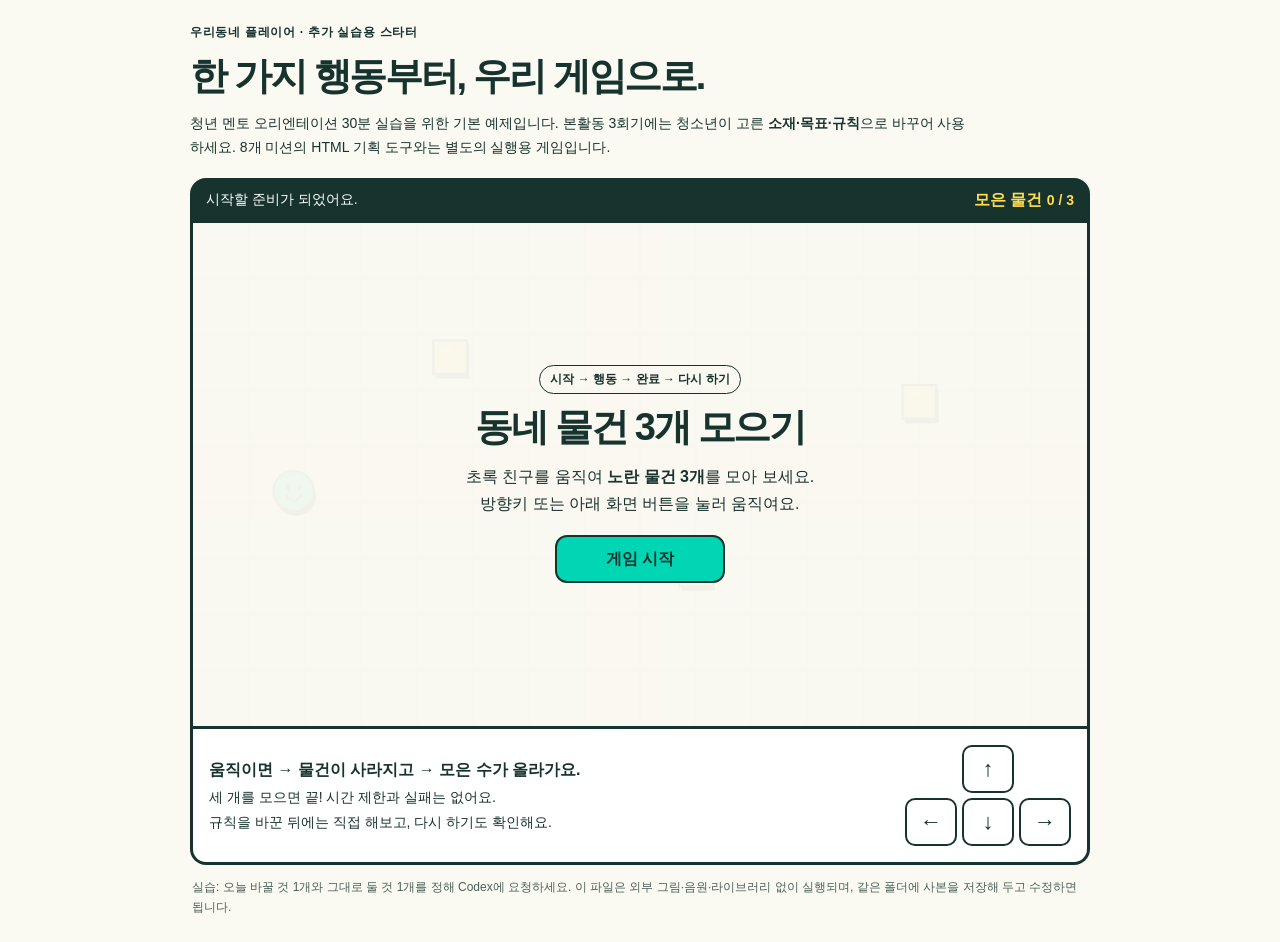
<file: public/starter/index.html>
<!doctype html>
<html lang="ko">
<head>
  <meta charset="utf-8">
  <meta name="viewport" content="width=device-width, initial-scale=1">
  <title>동네 물건 모으기 · 추가 실습용 스타터</title>
  <link rel="icon" type="image/svg+xml" href="../assets/brand-mark.svg?v=20261016-brand1">
  <style>
    :root{color-scheme:light;--ink:#17332d;--mint:#00d6b4;--paper:#faf9f2;--yellow:#ffdc52}
    *{box-sizing:border-box}body{margin:0;background:var(--paper);color:var(--ink);font-family:"Malgun Gothic",Arial,sans-serif}
    button{font:inherit;cursor:pointer;border:2px solid var(--ink);border-radius:12px;background:white;color:var(--ink);font-weight:700;min-height:48px;padding:10px 18px}
    button:hover{background:#dcfff4}button:focus-visible,canvas:focus-visible{outline:4px solid #286df0;outline-offset:4px}
    .page{width:min(900px,calc(100% - 32px));margin:24px auto}.eyebrow{font-size:12px;letter-spacing:.06em;font-weight:800}
    h1{font-size:clamp(24px,4.6vw,38px);letter-spacing:-.06em;margin:10px 0}.intro{font-size:14px;line-height:1.7;margin:0 0 18px;max-width:780px}
    .status{display:flex;align-items:center;justify-content:space-between;gap:14px;padding:12px 16px;background:var(--ink);color:white;border-radius:16px 16px 0 0}
    .status strong{color:var(--yellow)}.status span{font-size:14px}.arena{position:relative;border:3px solid var(--ink);border-top:0;background:#e4f6dc;overflow:hidden;aspect-ratio:16/9}
    canvas{display:block;width:100%;height:100%;touch-action:none}.screen{position:absolute;inset:0;display:flex;flex-direction:column;justify-content:center;align-items:center;text-align:center;padding:20px;background:rgba(250,249,242,.96)}
    [hidden]{display:none!important}.screen h2{margin:8px 0 10px;font-size:clamp(24px,4vw,38px);letter-spacing:-.06em}.screen p{font-size:clamp(13px,2.1vw,16px);line-height:1.7;margin:0 0 18px}.screen .primary{background:var(--mint);min-width:170px}
    .screen .primary:hover{background:#5ee7c9}.screen .tag{font-size:12px;font-weight:800;border:1px solid currentColor;border-radius:99px;padding:5px 10px}.actions{display:flex;gap:10px;flex-wrap:wrap;justify-content:center}
    .below{display:flex;justify-content:space-between;align-items:center;gap:20px;background:white;padding:16px;border:3px solid var(--ink);border-top:0;border-radius:0 0 16px 16px}.guide{font-size:14px;line-height:1.8}.guide strong{display:block;font-size:16px}
    .pad{display:grid;grid-template-columns:repeat(3,52px);grid-template-rows:repeat(2,48px);gap:5px;flex-shrink:0}.pad button{padding:0;touch-action:none;user-select:none;-webkit-user-select:none;font-size:22px;border-radius:10px}.pad button:active,.pad button.pressed{background:var(--mint)}
    .pad button[data-direction="up"]{grid-column:2}.pad button[data-direction="left"]{grid-column:1;grid-row:2}.pad button[data-direction="down"]{grid-column:2;grid-row:2}.pad button[data-direction="right"]{grid-column:3;grid-row:2}
    .note{font-size:12px;line-height:1.7;margin:12px 2px;color:#496259}.playing-note{font-size:13px;margin:0 0 10px}.result-mark{font-size:32px;font-weight:bold;color:#09856a}
    @media(max-width:560px){.page{margin:16px auto;width:calc(100% - 20px)}.intro{font-size:12px}.below{align-items:flex-start;padding:12px;gap:8px}.guide{font-size:12px}.guide strong{font-size:14px}.pad{grid-template-columns:repeat(3,44px);grid-template-rows:repeat(2,44px)}.pad button{min-height:44px}.screen{padding:12px}.screen p{margin-bottom:12px}.screen .tag{display:none}.screen h2{margin:0 0 7px}.screen button{min-height:44px;padding:8px 14px}.status{padding:10px}.status span{font-size:12px}}
  </style>
</head>
<body>
  <main class="page">
    <div class="eyebrow">우리동네 플레이어 · 추가 실습용 스타터</div>
    <h1>한 가지 행동부터, 우리 게임으로.</h1>
    <p class="intro">청년 멘토 오리엔테이션 30분 실습을 위한 기본 예제입니다. 본활동 3회기에는 청소년이 고른 <strong>소재·목표·규칙</strong>으로 바꾸어 사용하세요. 8개 미션의 HTML 기획 도구와는 별도의 실행용 게임입니다.</p>
    <div class="status"><span id="statusText" aria-live="polite">시작할 준비가 되었어요.</span><strong>모은 물건 <span id="itemCount">0 / 3</span></strong></div>
    <div class="arena" id="arena" data-state="intro">
      <canvas id="gameCanvas" width="800" height="450" tabindex="0" aria-label="방향키 또는 화면 버튼으로 주인공을 움직여 노란 물건을 모으는 게임">이 브라우저는 캔버스를 지원하지 않습니다.</canvas>
      <section class="screen" id="startScreen" aria-labelledby="startTitle">
        <span class="tag">시작 → 행동 → 완료 → 다시 하기</span>
        <h2 id="startTitle">동네 물건 3개 모으기</h2>
        <p>초록 친구를 움직여 <strong>노란 물건 3개</strong>를 모아 보세요.<br>방향키 또는 아래 화면 버튼을 눌러 움직여요.</p>
        <button class="primary" id="startButton">게임 시작</button>
      </section>
      <section class="screen" id="resultScreen" aria-labelledby="resultTitle" hidden>
        <div class="result-mark" aria-hidden="true">✓</div>
        <h2 id="resultTitle">모두 모았어요!</h2>
        <p id="resultText">동네 물건 3개를 찾았어요.</p>
        <div class="actions"><button class="primary" id="retryButton">다시 하기</button><button id="homeButton">처음 화면</button></div>
      </section>
    </div>
    <div class="below">
      <div class="guide"><strong>움직이면 → 물건이 사라지고 → 모은 수가 올라가요.</strong>세 개를 모으면 끝! 시간 제한과 실패는 없어요.<br>규칙을 바꾼 뒤에는 직접 해보고, 다시 하기도 확인해요.</div>
      <div class="pad" id="directionPad" role="group" aria-label="화면 방향 버튼">
        <button type="button" data-direction="up" aria-label="위로 이동">↑</button>
        <button type="button" data-direction="left" aria-label="왼쪽으로 이동">←</button>
        <button type="button" data-direction="down" aria-label="아래로 이동">↓</button>
        <button type="button" data-direction="right" aria-label="오른쪽으로 이동">→</button>
      </div>
    </div>
    <p class="note">실습: 오늘 바꿀 것 1개와 그대로 둘 것 1개를 정해 Codex에 요청하세요. 이 파일은 외부 그림·음원·라이브러리 없이 실행되며, 같은 폴더에 사본을 저장해 두고 수정하면 됩니다.</p>
  </main>
  <script>
    'use strict';
    // ── 멘토 실습 수정 지점 ──
    // ① 속도 한 개를 바꿔 비교: 190 → 140 또는 240.
    // ② 청소년이 고른 소재로 물건 이름·색·시작 안내를 바꾸기.
    // ③ 목표 개수는 아래 ITEM_POSITIONS의 개수와 함께 바꾸기.
    // 핵심 규칙: 물건에 닿으면 한 번만 얻고, 모두 모으면 완료.
    const PLAYER_SPEED = 190;
    const ITEM_NAME = '동네 물건';
    const ITEM_COLOR = '#ffdc52';
    const ITEM_POSITIONS = [{ x: 230, y: 120 }, { x: 450, y: 310 }, { x: 650, y: 160 }];
    const START_POSITION = { x: 90, y: 240 };
    const PLAYER_RADIUS = 18;
    const ITEM_RADIUS = 15;

    const canvas = document.getElementById('gameCanvas');
    const ctx = canvas.getContext('2d');
    const arena = document.getElementById('arena');
    const startScreen = document.getElementById('startScreen');
    const resultScreen = document.getElementById('resultScreen');
    const countText = document.getElementById('itemCount');
    const statusText = document.getElementById('statusText');
    const directionPad = document.getElementById('directionPad');
    const directions = { ArrowUp: 'up', ArrowDown: 'down', ArrowLeft: 'left', ArrowRight: 'right' };
    const heldKeys = new Set();
    const heldPointers = new Map();
    let gameState = 'intro';
    let player = { ...START_POSITION };
    let items = [];
    let collected = 0;
    let previousTime = null;

    function clearInputs() {
      heldKeys.clear();
      heldPointers.clear();
      directionPad.querySelectorAll('button').forEach(button => button.classList.remove('pressed'));
    }
    function setState(next) {
      clearInputs();
      gameState = next;
      arena.dataset.state = next;
      startScreen.hidden = next !== 'intro';
      resultScreen.hidden = next !== 'result';
      statusText.textContent = next === 'playing' ? '노란 물건을 찾아 움직여요.' : next === 'result' ? '한 판을 끝냈어요!' : '시작할 준비가 되었어요.';
    }
    function resetGame() {
      player = { ...START_POSITION };
      items = ITEM_POSITIONS.map(position => ({ ...position, collected: false }));
      collected = 0;
      countText.textContent = `0 / ${items.length}`;
      previousTime = null;
    }
    function startGame() {
      resetGame();
      setState('playing');
      canvas.focus({ preventScroll: true });
    }
    function endGame() {
      setState('result');
      document.getElementById('resultText').textContent = `${ITEM_NAME} ${items.length}개를 찾았어요.`;
      document.getElementById('retryButton').focus({ preventScroll: true });
    }
    function inputActive(direction) {
      return heldKeys.has(direction) || [...heldPointers.values()].includes(direction);
    }
    function update(delta) {
      if (gameState !== 'playing') return;
      let x = Number(inputActive('right')) - Number(inputActive('left'));
      let y = Number(inputActive('down')) - Number(inputActive('up'));
      const length = Math.hypot(x, y);
      if (length > 0) { x /= length; y /= length; }
      player.x = Math.max(PLAYER_RADIUS, Math.min(canvas.width - PLAYER_RADIUS, player.x + x * PLAYER_SPEED * delta));
      player.y = Math.max(PLAYER_RADIUS, Math.min(canvas.height - PLAYER_RADIUS, player.y + y * PLAYER_SPEED * delta));
      for (const item of items) {
        if (!item.collected && Math.hypot(player.x - item.x, player.y - item.y) < PLAYER_RADIUS + ITEM_RADIUS) {
          item.collected = true;
          collected += 1;
          countText.textContent = `${collected} / ${items.length}`;
        }
      }
      if (items.length > 0 && collected === items.length) endGame();
    }
    function draw() {
      ctx.clearRect(0, 0, canvas.width, canvas.height);
      ctx.fillStyle = '#e4f6dc'; ctx.fillRect(0, 0, canvas.width, canvas.height);
      ctx.fillStyle = '#f5efd9'; ctx.fillRect(0, 190, canvas.width, 75); ctx.fillRect(350, 0, 70, canvas.height);
      ctx.strokeStyle = '#ccdec7'; ctx.lineWidth = 1;
      for (let x = 0; x <= 800; x += 50) { ctx.beginPath(); ctx.moveTo(x, 0); ctx.lineTo(x, 450); ctx.stroke(); }
      for (let y = 0; y <= 450; y += 50) { ctx.beginPath(); ctx.moveTo(0, y); ctx.lineTo(800, y); ctx.stroke(); }
      // 그림 대신 기본 도형을 사용합니다. 주인공·물건을 구별할 수 있게 색과 모양을 유지하세요.
      for (const item of items) {
        if (item.collected) continue;
        ctx.fillStyle = '#17332d'; ctx.fillRect(item.x - 13, item.y - 11, 30, 30);
        ctx.fillStyle = ITEM_COLOR; ctx.fillRect(item.x - 15, item.y - 15, 30, 30);
        ctx.strokeStyle = '#17332d'; ctx.lineWidth = 2; ctx.strokeRect(item.x - 15, item.y - 15, 30, 30);
        ctx.fillStyle = 'rgba(255,255,255,.75)'; ctx.fillRect(item.x - 9, item.y - 9, 10, 5);
      }
      ctx.fillStyle = '#17332d'; ctx.beginPath(); ctx.arc(player.x + 2, player.y + 4, PLAYER_RADIUS, 0, Math.PI * 2); ctx.fill();
      ctx.fillStyle = '#00d6b4'; ctx.beginPath(); ctx.arc(player.x, player.y, PLAYER_RADIUS, 0, Math.PI * 2); ctx.fill();
      ctx.strokeStyle = '#17332d'; ctx.lineWidth = 2; ctx.stroke();
      ctx.fillStyle = '#17332d'; ctx.beginPath(); ctx.arc(player.x - 5, player.y - 3, 2, 0, Math.PI * 2); ctx.arc(player.x + 5, player.y - 3, 2, 0, Math.PI * 2); ctx.fill();
      ctx.beginPath(); ctx.arc(player.x, player.y + 1, 7, 0.2, Math.PI - 0.2); ctx.stroke();
    }
    function frame(time) {
      const delta = previousTime === null ? 0 : Math.min((time - previousTime) / 1000, 0.05);
      previousTime = time;
      update(delta); draw();
      requestAnimationFrame(frame); // 게임 시작을 여러 번 눌러도 이 루프는 한 번만 실행됩니다.
    }
    document.getElementById('startButton').addEventListener('click', startGame);
    document.getElementById('retryButton').addEventListener('click', startGame);
    document.getElementById('homeButton').addEventListener('click', () => {
      resetGame(); setState('intro'); document.getElementById('startButton').focus({ preventScroll: true });
    });
    window.addEventListener('keydown', event => {
      const direction = directions[event.key];
      const gameHasFocus = document.activeElement === canvas || directionPad.contains(document.activeElement);
      if (gameState === 'playing' && direction && gameHasFocus) { event.preventDefault(); heldKeys.add(direction); }
    });
    window.addEventListener('keyup', event => { const direction = directions[event.key]; if (direction) heldKeys.delete(direction); });
    directionPad.querySelectorAll('button').forEach(button => {
      button.addEventListener('pointerdown', event => {
        if (gameState !== 'playing') return;
        event.preventDefault(); button.setPointerCapture(event.pointerId);
        heldPointers.set(event.pointerId, button.dataset.direction); button.classList.add('pressed'); canvas.focus({ preventScroll: true });
      });
      const release = event => { heldPointers.delete(event.pointerId); if (![...heldPointers.values()].includes(button.dataset.direction)) button.classList.remove('pressed'); };
      button.addEventListener('pointerup', release); button.addEventListener('pointercancel', release); button.addEventListener('lostpointercapture', release);
    });
    canvas.addEventListener('pointerdown', () => { if (gameState === 'playing') canvas.focus({ preventScroll: true }); });
    window.addEventListener('blur', clearInputs);
    document.addEventListener('visibilitychange', () => { clearInputs(); previousTime = null; });
    resetGame(); draw(); requestAnimationFrame(frame);
  </script>
</body>
</html>
</file>
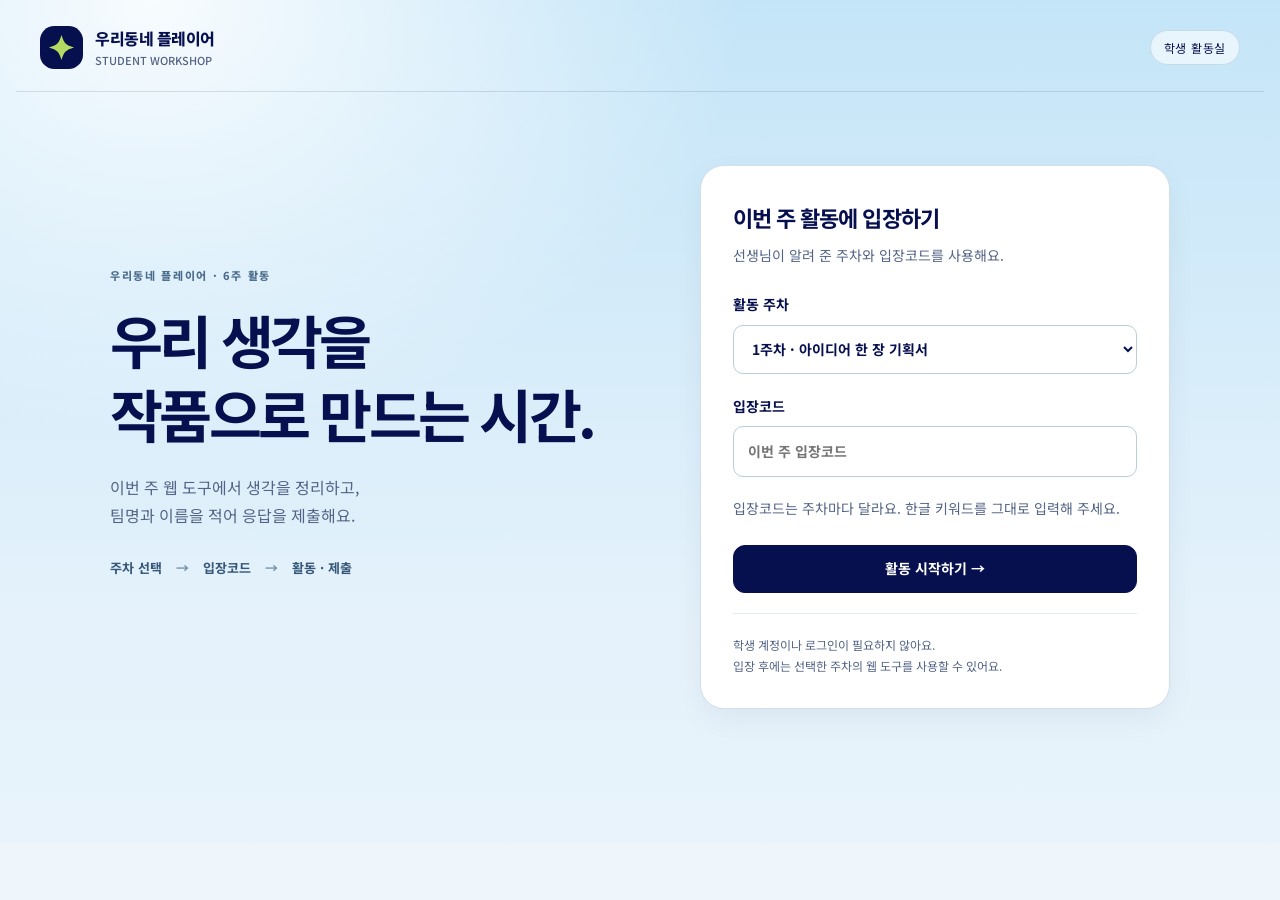
<file: public/student.html>
<!doctype html>
<html lang="ko">
<head>
  <meta charset="UTF-8">
  <meta name="viewport" content="width=device-width,initial-scale=1">
  <meta name="theme-color" content="#07104f">
  <meta name="robots" content="noindex,nofollow">
  <meta name="description" content="우리동네 플레이어 참여 학생을 위한 주차별 웹 도구와 응답 제출 페이지">
  <title>우리동네 플레이어 · 학생 활동실</title>
  <link rel="icon" type="image/svg+xml" href="./assets/brand-mark.svg?v=20261016-brand1">
  <link rel="stylesheet" href="./styles.css?v=20261016-week2-title1">
  <link rel="stylesheet" href="./student.css?v=20261016-student1">
  <script defer src="./portal-config.js?v=20261016-student1"></script>
  <script defer src="./student.js?v=20261016-ime1"></script>
</head>
<body class="student-page">
  <a href="#main" class="skip">본문으로 바로 가기</a>
  <header class="student-header">
    <div class="brand"><img class="brand-mark" src="./assets/brand-mark.svg" width="43" height="43" alt="" aria-hidden="true"><span>우리동네 플레이어<small>STUDENT WORKSHOP</small></span></div>
    <span class="student-header-label">학생 활동실</span>
  </header>
  <main id="main" tabindex="-1"><p class="student-loading" role="status">활동실을 준비하고 있어요…</p></main>
  <div id="toast" class="toast" role="status" aria-live="polite" hidden></div>
  <noscript><p class="student-noscript">활동 도구를 사용하려면 브라우저의 JavaScript를 켜 주세요.</p></noscript>
</body>
</html>
</file>
<file: public/styles.css>
@import url('https://fonts.googleapis.com/css2?family=Noto+Sans+KR:wght@400;500;600;700;800;900&display=swap');

/* Brand and shared components */
:root{
  --cream:#eff6fb;
  --paper:#fff;
  --ink:#07104f;
  --muted:#536486;
  --line:#d2dfeb;
  --yellow:#b5da61;
  --mint:#e7f2dc;
  --orange:#438757;
  --radius:24px;
  --navy:#07104f;
  --sky:#c4e5f8;
  --lime:#b5da61;
  --grass:#75af65;
  --shadow:0 10px 28px rgba(7,16,79,.055);
}
*{
  box-sizing:border-box;
}
html{
  scroll-behavior:smooth;
  scroll-padding-top:30px;
}
body{
  margin:0;
  background:var(--cream);
  color:var(--navy);
  font-family:'Noto Sans KR','Malgun Gothic',sans-serif;
  font-size:16px;
  line-height:1.75;
  background-color:var(--cream);
  background-image:radial-gradient(ellipse at 12% 0,rgba(255,255,255,.88),transparent 37%),linear-gradient(180deg,var(--sky) 0,#e5f2fb 620px,#f1f7fa 1500px);
  background-repeat:no-repeat;
}
button,input,textarea,select{
  font:inherit;
}
button,a,input,textarea,select{
  -webkit-tap-highlight-color:transparent;
}
button,a{
  touch-action:manipulation;
}
button{
  cursor:pointer;
}
a{
  color:inherit;
  text-underline-offset:4px;
}
button:focus-visible,a:focus-visible,input:focus-visible,textarea:focus-visible,select:focus-visible,summary:focus-visible{
  outline:3px solid #126b75;
  outline-offset:4px;
}
button:disabled{
  cursor:default;
  opacity:.5;
}
.skip{
  position:fixed;
  top:-100px;
  left:10px;
  z-index:10;
  background:var(--ink);
  color:white;
  padding:12px;
}
.skip:focus{
  top:10px;
}
.header{
  max-width:1248px;
  margin:18px auto 0;
  display:flex;
  align-items:center;
  justify-content:space-between;
  gap:22px;
  padding:18px 24px;
  border-bottom:1px solid var(--line);
  background:rgba(255,255,255,.95);
  border:1px solid rgba(255,255,255,.9);
  border-radius:24px;
  box-shadow:0 5px 20px rgba(7,16,79,.035);
}
.brand{
  display:flex;
  align-items:center;
  gap:11px;
  text-decoration:none;
  font-size:16px;
  font-weight:800;
  line-height:1.5;
  letter-spacing:-.5px;
  flex-shrink:0;
}
.brand small{
  display:block;
  font-size:11px;
  font-weight:500;
  color:var(--muted);
  margin-top:2px;
  letter-spacing:0;
}
.brand-mark{
  width:43px;
  height:43px;
  flex:0 0 auto;
  display:block;
  object-fit:contain;
}
.header nav{
  display:flex;
  gap:5px;
  font-size:15px;
  font-weight:700;
  align-items:center;
}
.header nav a{
  text-decoration:none;
  position:relative;
  padding:9px 13px;
  border-radius:99px;
  white-space:nowrap;
  transition:background .16s,color .16s;
}
.header nav a.active:after{
  content:none;
  position:absolute;
  height:4px;
  background:var(--yellow);
  left:0;
  right:0;
  bottom:-12px;
  border-radius:5px;
  display:none;
}
.sample-tag,.pill{
  display:inline-flex;
  align-items:center;
  background:var(--lime);
  font-size:11px;
  font-weight:800;
  padding:5px 11px;
  border-radius:99px;
  white-space:nowrap;
  color:var(--navy);
}
main{
  max-width:1248px;
  padding:0 24px 74px;
  margin:auto;
  min-height:70vh;
}
.eyebrow{
  font-size:11px;
  font-weight:800;
  letter-spacing:1.65px;
  color:#4c6d8c;
  margin:0 0 18px;
}
.hero{
  padding:53px 0 44px;
  display:grid;
  grid-template-columns:minmax(0,1.15fr) minmax(0,.85fr);
  gap:55px;
  align-items:center;
}
.hero h1{
  font-size:clamp(36px,4vw,52px);
  line-height:1.32;
  letter-spacing:-2.6px;
  margin:0 0 25px;
  font-weight:900;
}
.hero h1 em{
  font-style:normal;
  position:relative;
  box-shadow:inset 0 -17px var(--lime);
}
.hero .intro{
  font-size:16px;
  line-height:1.95;
  color:var(--muted);
  max-width:560px;
}
.actions{
  display:flex;
  align-items:center;
  gap:12px;
  flex-wrap:wrap;
  margin-top:25px;
}
.button{
  display:inline-flex;
  align-items:center;
  justify-content:center;
  gap:16px;
  text-decoration:none;
  padding:12px 20px;
  min-height:48px;
  border:1px solid var(--ink);
  border-radius:12px;
  font-weight:700;
  background:var(--navy);
  color:white;
  font-size:14px;
  line-height:1.5;
  border-color:var(--navy);
  transition:background .16s,transform .16s,border-color .16s;
}
.button.secondary{
  background:white;
  color:var(--navy);
  border-color:#b6c8db;
}
.button.yellow{
  color:var(--navy);
  background:var(--lime);
  border-color:var(--lime);
}
.button.small{
  min-height:38px;
  padding:8px 14px;
  font-size:12px;
}
.button.danger{
  background:#a13434;
  border-color:#a13434;
}
.journey-art{
  position:relative;
  min-height:332px;
  background:#d5ebf8;
  border-radius:30px;
  padding:27px;
  display:flex;
  flex-direction:column;
  justify-content:space-between;
  overflow:hidden;
  isolation:isolate;
  border:1px solid #b9d8ed;
}
.journey-art:before{
  content:'';
  position:absolute;
  width:280px;
  height:100px;
  border:0;
  border-radius:0;
  right:-50px;
  bottom:auto;
  z-index:-1;
  top:20px;
  background:radial-gradient(ellipse at 35% 65%,white 0 34%,transparent 35%),radial-gradient(ellipse at 65% 60%,white 0 39%,transparent 40%);
  opacity:.64;
}
.art-head{
  font-size:12px;
  font-weight:800;
  letter-spacing:.4px;
}
.art-path{
  display:grid;
  grid-template-columns:repeat(3,minmax(0,1fr));
  gap:12px;
  position:relative;
  padding:22px 0;
}
.art-node{
  background:white;
  border:1px solid rgba(23,36,60,.15);
  border-radius:17px;
  padding:14px 7px;
  text-align:center;
  box-shadow:0 5px 0 rgba(7,16,79,.07);
  transform:none;
  border-color:rgba(7,16,79,.10);
}
.art-node:nth-child(even){
  transform:none;
  background:var(--lime);
}
.art-node b{
  display:block;
  font-size:28px;
  line-height:1.3;
  font-weight:900;
  letter-spacing:-1px;
}
.art-node span{
  font-size:11px;
  font-weight:700;
  white-space:nowrap;
}
.art-foot{
  display:flex;
  justify-content:space-between;
  font-size:11px;
  position:relative;
  font-weight:700;
  gap:15px;
}
.callout{
  padding:21px 24px;
  background:#e3f0fc;
  border-left:5px solid var(--grass);
  border-radius:18px;
  font-size:14px;
  line-height:1.85;
  border:1px solid #c1d9ec;
}
.callout strong{
  font-weight:800;
}
.callout.navy{
  background:var(--navy);
  color:white;
  border:0;
  border-radius:var(--radius);
  padding:27px 29px;
}
.callout p{
  margin:6px 0 0;
}
.section{
  margin-top:48px;
}
.section-heading{
  display:flex;
  align-items:flex-end;
  justify-content:space-between;
  gap:24px;
  margin-bottom:22px;
}
.section-heading h2{
  font-size:29px;
  letter-spacing:-1.2px;
  margin:0;
  font-weight:800;
  line-height:1.45;
}
.section-heading p{
  color:var(--muted);
  font-size:13px;
  margin:0;
}
.week-grid{
  display:grid;
  grid-template-columns:repeat(3,minmax(0,1fr));
  gap:18px;
}
.week-card{
  display:flex;
  flex-direction:column;
  min-height:221px;
  text-decoration:none;
  border:1px solid var(--line);
  background:white;
  border-radius:23px;
  padding:24px;
  transition:transform .18s,box-shadow .18s,border-color .18s;
  position:relative;
  min-width:0;
  border-color:#cbdce9;
  box-shadow:0 5px 0 rgba(173,207,228,.20);
}
.week-card:hover{
  transform:translateY(-4px);
  border-color:#809bc0;
  box-shadow:0 9px 24px rgba(7,16,79,.08);
}
.week-card .number{
  font-size:10px;
  font-weight:800;
  color:#4f6587;
  display:flex;
  justify-content:space-between;
  align-items:center;
  gap:13px;
  letter-spacing:1px;
}
.week-card h3{
  font-size:21px;
  line-height:1.5;
  margin:12px 0 8px;
  letter-spacing:-.7px;
}
.week-card p{
  font-size:13px;
  color:var(--muted);
  margin:0 0 16px;
  line-height:1.8;
}
.week-card .deliverable{
  font-size:11px;
  margin-top:auto;
  border-top:1px solid var(--line);
  padding-top:12px;
  font-weight:600;
  line-height:1.8;
  border-color:#e1eaf1;
  color:#485e7d;
}
.principles{
  display:grid;
  grid-template-columns:repeat(3,minmax(0,1fr));
  gap:20px;
}
.principle b{
  display:block;
  font-size:17px;
  margin-bottom:8px;
  letter-spacing:-.5px;
}
.principle p{
  font-size:13px;
  color:var(--muted);
  margin:0;
  line-height:1.85;
}
.page-head{
  padding:33px 0 27px;
}
.page-head h1{
  font-size:36px;
  line-height:1.4;
  letter-spacing:-1.5px;
  margin:0 0 12px;
}
.page-head p{
  margin:0;
  color:var(--muted);
  font-size:15px;
}
.week-tabs{
  display:grid;
  grid-template-columns:repeat(6,minmax(0,1fr));
  border:1px solid #c5dbe9;
  border-radius:18px;
  overflow:hidden;
  margin:25px 0 29px;
  background:rgba(255,255,255,.65);
  margin-top:30px;
  gap:5px;
  padding:5px;
}
.week-tabs a{
  padding:12px 5px;
  text-align:center;
  text-decoration:none;
  font-size:11px;
  line-height:1.5;
  border-right:1px solid var(--line);
  border:0;
  border-radius:13px;
  color:#4c6381;
}
.week-tabs a:last-child{
  border-right:0;
}
.week-tabs a b{
  display:block;
  font-size:14px;
  margin-bottom:2px;
  font-weight:800;
  color:var(--navy);
}
.week-tabs a[aria-current]{
  background:var(--navy);
  color:var(--sky);
}
.week-title{
  display:grid;
  grid-template-columns:minmax(0,1fr) auto;
  gap:24px;
  align-items:start;
  margin:28px 0 24px;
}
.week-title h2{
  font-size:30px;
  line-height:1.4;
  letter-spacing:-1px;
  margin:0 0 12px;
}
.week-title p{
  margin:0;
  color:var(--muted);
  max-width:820px;
  font-size:15px;
  line-height:1.85;
}
.duration{
  border:1px solid var(--ink);
  padding:13px 17px;
  border-radius:19px;
  text-align:center;
  font-size:11px;
  min-width:118px;
  background:var(--lime);
  border-color:#a1c753;
  color:var(--navy);
}
.duration strong{
  display:block;
  font-size:29px;
  line-height:1.2;
  font-weight:900;
  letter-spacing:-1px;
  margin-bottom:4px;
}
.two-columns{
  display:grid;
  grid-template-columns:minmax(0,1.12fr) minmax(0,.88fr);
  gap:22px;
  margin-top:25px;
}
.panel{
  background:white;
  padding:27px;
  border:1px solid var(--line);
  border-radius:24px;
  border-color:var(--line);
  box-shadow:var(--shadow);
  min-width:0;
}
.panel h3{
  font-size:21px;
  letter-spacing:-.7px;
  margin:0 0 18px;
  font-weight:800;
  line-height:1.5;
}
.panel h4{
  margin:20px 0 7px;
  font-size:13px;
}
.panel p{
  font-size:14px;
  margin:0;
  color:var(--muted);
  line-height:1.85;
}
.panel ul{
  padding-left:20px;
  font-size:14px;
  color:#465266;
  margin:8px 0;
}
.panel li{
  margin:7px 0;
}
.timeline{
  list-style:none!important;
  padding:0!important;
  margin:0!important;
}
.timeline li{
  display:grid;
  grid-template-columns:72px 1fr;
  gap:14px;
  padding:11px 0;
  border-top:1px solid var(--line);
  margin:0;
}
.timeline li:first-child{
  border-top:0;
  padding-top:0;
}
.timeline .time{
  font-size:12px;
  font-weight:700;
  color:var(--muted);
  padding-top:2px;
}
.timeline strong{
  display:block;
  font-size:14px;
}
.timeline small{
  display:block;
  line-height:1.7;
  font-size:13px;
  color:var(--muted);
}
.question{
  font-weight:700!important;
  font-size:18px!important;
  line-height:1.7;
  color:var(--navy)!important;
}
.decision{
  background:#e9f4df;
  border-radius:14px;
  padding:16px 18px;
  margin-top:18px;
  border:1px solid #d4e6bf;
}
.decision small{
  font-size:10px;
  font-weight:800;
  letter-spacing:1.4px;
  color:#416945;
}
.decision p{
  font-size:14px;
  color:var(--navy);
  margin-top:3px;
}
.tool-scope{
  display:grid;
  grid-template-columns:minmax(0,1fr) minmax(0,1fr);
  gap:17px;
  margin-top:20px;
}
.scope-box{
  padding:21px 23px;
  border:1px solid var(--line);
  border-radius:18px;
  font-size:14px;
  background:white;
  box-shadow:0 6px 18px rgba(7,16,79,.025);
}
.scope-box.today{
  background:#eaf4dd;
  border-color:#cce0b5;
}
.scope-box b{
  font-size:12px;
  display:block;
  margin-bottom:8px;
  font-weight:800;
}
.scope-box p{
  margin:0;
  font-size:13px;
  line-height:1.9;
  color:#425978;
}
.mini-note{
  font-size:12px;
  color:var(--muted);
  margin-top:12px;
}
.details-list details{
  border-top:1px solid var(--line);
  padding:14px 0;
}
.details-list details:last-child{
  padding-bottom:0;
}
.details-list summary{
  font-size:14px;
  font-weight:700;
  cursor:pointer;
}
.details-list details p{
  padding-top:10px;
  font-size:14px;
  line-height:1.8;
}
.check-items{
  display:flex;
  flex-wrap:wrap;
  gap:8px;
}
.check-items span{
  border:1px solid var(--line);
  border-radius:99px;
  font-size:11px;
  padding:5px 11px;
  background:#f0f6fb;
  border-color:#d7e4ee;
  color:#4a6080;
}
.next-week{
  display:flex;
  justify-content:space-between;
  gap:15px;
  margin-top:28px;
}
.tool-intro{
  margin-bottom:28px;
}
.tool-tabs{
  display:flex;
  gap:8px;
  flex-wrap:wrap;
  margin-bottom:23px;
}
.tool-tabs button{
  background:transparent;
  border:1px solid #bac0c6;
  color:var(--ink);
  border-radius:99px;
  padding:8px 17px;
  font-size:13px;
  font-weight:700;
}
.tool-tabs button[aria-selected=true]{
  background:var(--ink);
  border-color:var(--ink);
  color:white;
}
.tool-pane{
  min-height:320px;
  border-top:5px solid var(--navy);
}
.form-grid{
  display:grid;
  grid-template-columns:minmax(0,1fr) minmax(0,1fr);
  gap:19px;
}
.field{
  display:flex;
  flex-direction:column;
  gap:8px;
  min-width:0;
}
.field.full{
  grid-column:1/-1;
}
.field label{
  font-size:13px;
  font-weight:700;
}
.field input,.field textarea,.field select,.prompt-select{
  width:100%;
  border:1px solid #c6cbc8;
  border-radius:9px;
  padding:10px 12px;
  background:white;
  color:var(--ink);
  font-size:14px;
}
.field textarea{
  min-height:105px;
  resize:vertical;
}
.field small{
  color:var(--muted);
  font-size:12px;
}
.form-note{
  font-size:13px;
  color:var(--muted);
  margin:0 0 20px;
  line-height:1.85;
}
.storage-bar{
  border:1px solid var(--line);
  border-radius:19px;
  padding:21px 24px;
  display:flex;
  gap:20px;
  justify-content:space-between;
  align-items:center;
  margin-top:24px;
  background:#e3f0fa;
  border-color:#bdd3e4;
}
.storage-bar strong{
  font-size:13px;
}
.storage-bar p{
  font-size:11px;
  color:var(--muted);
  margin:3px 0 0;
  max-width:640px;
  line-height:1.9;
}
.storage-bar .actions{
  margin:0;
  gap:7px;
  flex-shrink:0;
}
.save-state{
  font-size:11px;
  color:#3b754e;
  margin-left:10px;
}
.qa-list{
  display:grid;
  grid-template-columns:1fr 1fr;
  gap:12px;
  margin:18px 0 24px;
}
.qa-item{
  display:flex;
  align-items:flex-start;
  gap:11px;
  padding:16px;
  border:1px solid var(--line);
  border-radius:14px;
  font-size:13px;
  background:#f5f9fc;
  border-color:#d5e3ee;
}
.qa-item input{
  margin-top:6px;
  accent-color:var(--ink);
  width:17px;
  height:17px;
  flex:0 0 17px;
}
.qa-item small{
  display:block;
  font-size:11px;
  color:var(--muted);
  line-height:1.8;
  margin-top:4px;
}
.prompt-select{
  max-width:450px;
  margin-bottom:14px;
}
.prompt-box{
  white-space:pre-wrap;
  font-family:inherit;
  font-size:14px;
  line-height:1.95;
  padding:24px;
  background:#eef6fc;
  border-radius:16px;
  color:var(--ink);
  overflow-wrap:anywhere;
  border:1px solid var(--line);
  border-color:#d0e2ef;
}
.table-wrap{
  overflow-x:auto;
  border:1px solid var(--line);
  border-radius:14px;
}
table{
  border-collapse:collapse;
  width:100%;
  font-size:13px;
  line-height:1.8;
  background:white;
}
th,td{
  text-align:left;
  vertical-align:top;
  padding:14px 12px;
  border-bottom:1px solid var(--line);
}
th{
  background:#deeffb;
  font-size:11px;
  white-space:nowrap;
  color:var(--navy);
}
td:first-child{
  font-weight:800;
  white-space:nowrap;
  color:var(--navy);
}
td{
  min-width:130px;
  color:#49607e;
}
.mapping-table td:nth-child(2){
  min-width:190px;
}
.mapping-table td:nth-child(3){
  min-width:200px;
}
.plain-list{
  padding-left:20px;
  font-size:14px;
}
.plain-list li{
  margin:12px 0;
}
.footer{
  max-width:1200px;
  margin:0 auto 22px;
  border-top:1px solid var(--line);
  padding:27px 29px 24px;
  display:grid;
  grid-template-columns:minmax(0,1fr) auto;
  gap:18px;
  font-size:11px;
  color:#657b95;
  background:rgba(255,255,255,.9);
  border:1px solid #dce7ef;
  border-radius:25px;
}
.footer strong{
  color:var(--ink);
  font-size:14px;
  font-weight:800;
}
.footer p{
  margin:4px 0;
}
.footer small{
  grid-column:1/-1;
  font-size:10px;
}
.toast{
  position:fixed;
  left:50%;
  bottom:26px;
  transform:translateX(-50%);
  padding:14px 22px;
  background:var(--navy);
  color:white;
  border-radius:15px;
  font-size:13px;
  box-shadow:0 12px 35px #07104f25;
  z-index:100;
  max-width:90vw;
  width:max-content;
  border:1px solid #24396b;
}
.toast[hidden]{
  display:none;
}
dialog{
  border:1px solid var(--line);
  border-radius:22px;
  background:var(--paper);
  color:var(--ink);
  max-width:460px;
  padding:28px;
  border-color:#b8cedf;
  border-top:6px solid var(--lime);
  box-shadow:0 20px 60px #07104f22;
}
dialog::backdrop{
  background:#07104f70;
}
dialog h2{
  font-size:22px;
  line-height:1.5;
  margin-top:0;
}
dialog p{
  font-size:14px;
}
.print-only{
  display:none;
}
.print-value{
  display:none;
}
main:focus{
  outline:none;
}
.timeline-section{
  margin-top:34px;
  margin-bottom:32px;
}
.timeline-heading{
  display:flex;
  align-items:flex-start;
  justify-content:space-between;
  gap:22px;
}
.timeline-heading .eyebrow{
  margin-bottom:9px;
}
.timeline-heading h2{
  font-size:30px;
  letter-spacing:-1.2px;
  line-height:1.5;
  margin:0 0 10px;
  font-weight:800;
}
.timeline-heading h2>span{
  display:inline-block;
  vertical-align:middle;
  position:relative;
  top:-2px;
  font-size:11px;
  letter-spacing:0;
  background:var(--lime);
  border-radius:99px;
  padding:3px 11px;
  margin-left:7px;
}
.timeline-session{
  display:flex;
  gap:17px;
  flex-wrap:wrap;
  margin:0;
  font-size:13px;
  align-items:center;
}
.timeline-session>span{
  color:var(--muted);
}
.timeline-actions{
  display:flex;
  gap:7px;
  flex-wrap:wrap;
  padding-top:27px;
  justify-content:flex-end;
}
.timeline-source{
  color:#69809b;
  font-size:10px;
  margin:14px 0 20px;
}
.operation-timeline{
  display:grid;
  gap:12px;
}
.timeline-block{
  background:var(--paper);
  border:1px solid var(--line);
  border-radius:21px;
  overflow:hidden;
  border-color:#cfdfec;
  box-shadow:0 4px 14px rgba(7,16,79,.025);
}
.timeline-block>summary{
  list-style:none;
  display:grid;
  grid-template-columns:178px minmax(0,1fr) 25px;
  gap:23px;
  align-items:center;
  padding:19px 22px;
  cursor:pointer;
}
.timeline-block>summary::-webkit-details-marker{
  display:none;
}
.timeline-clock strong{
  font-size:17px;
  display:block;
  line-height:1.4;
  font-weight:800;
  letter-spacing:-.4px;
  white-space:nowrap;
}
.timeline-clock>span{
  display:block;
  color:#59708c;
  font-size:10px;
  margin-top:5px;
}
.timeline-clock b{
  font-weight:600;
  white-space:nowrap;
}
.timeline-brief{
  min-width:0;
}
.timeline-activity-title{
  display:flex;
  gap:10px;
  align-items:center;
  line-height:1.5;
}
.timeline-activity-title>strong{
  font-size:17px;
  letter-spacing:-.5px;
  font-weight:800;
}
.activity-number{
  font-size:10px;
  color:#437149;
  font-weight:800;
  flex:0 0 25px;
  display:grid;
  place-items:center;
  width:25px;
  height:25px;
  background:#e9f3dd;
  border-radius:8px;
}
.timeline-task{
  font-size:13px;
  display:block;
  line-height:1.85;
  color:#536986;
  margin-top:6px;
  margin-left:35px;
  overflow-wrap:anywhere;
}
.timeline-chevron{
  display:block;
  position:relative;
  width:24px;
  height:24px;
  border:1px solid #c8cdd0;
  border-radius:50%;
  color:var(--ink);
  border-color:#a8bed2;
  background:white;
}
.timeline-chevron:before,.timeline-chevron:after{
  content:'';
  position:absolute;
  left:6px;
  right:6px;
  top:10px;
  height:1px;
  background:currentColor;
}
.timeline-chevron:after{
  transform:rotate(90deg);
}
.timeline-block[open]>.timeline-chevron:after,.timeline-block[open]>summary .timeline-chevron:after{
  display:none;
}
.timeline-block[open]{
  border-color:#9dbbd1;
}
.timeline-block[open]>summary{
  background:#e6f2fb;
  border-bottom:1px solid var(--line);
  border-color:#ccdeec;
}
.timeline-block.break-block{
  background:#edf6e6;
  border-color:#d0e4c1;
}
.timeline-block.break-block[open]>summary{
  background:#e1efcf;
}
.timeline-body{
  display:grid;
  grid-template-columns:minmax(0,1.05fr) minmax(0,1fr);
  gap:22px 36px;
  padding:25px;
  line-height:1.85;
}
.timeline-procedure h3{
  font-size:11px;
  font-weight:800;
  margin:0 0 11px;
  color:#4c6482;
}
.timeline-procedure ol{
  padding-left:19px;
  font-size:13px;
  margin:0;
}
.timeline-procedure li{
  padding-left:3px;
  margin:8px 0;
}
.timeline-procedure li:first-child{
  margin-top:0;
}
.timeline-detail{
  margin:0;
  display:flex;
  flex-direction:column;
  gap:16px;
  font-size:13px;
}
.timeline-detail dt{
  font-size:10px;
  color:#5c7390;
  font-weight:800;
  margin:0 0 4px;
}
.timeline-detail dd{
  margin:0;
  overflow-wrap:anywhere;
}
.timeline-result{
  grid-column:1/-1;
  border-top:1px solid var(--line);
  padding-top:15px;
  font-size:13px;
  border:1px solid #d6e6ca;
  background:#eff6e8;
  border-radius:13px;
  padding:15px 17px;
}
.timeline-result>strong{
  display:block;
  font-size:10px;
  color:#4b7650;
  margin-bottom:5px;
}
.timeline-result p{
  margin:0;
  font-weight:600;
}
.timeline-result small{
  display:block;
  font-size:11px;
  color:#5f7285;
  margin-top:5px;
  line-height:1.8;
}
.week-support{
  grid-template-columns:minmax(0,1fr) minmax(0,1fr);
}
.week-title h1{
  font-size:30px;
  line-height:1.4;
  letter-spacing:-1px;
  margin:0 0 12px;
}
.studio-head{
  padding:30px 0 27px;
}
.studio-head .eyebrow{
  margin-bottom:12px;
}
.studio-head h1{
  font-size:35px;
  line-height:1.4;
  letter-spacing:-1.5px;
  margin:0 0 12px;
}
.studio-head p{
  font-size:14px;
  color:var(--muted);
  margin:0;
  max-width:850px;
  line-height:1.85;
}
.studio-workflow{
  display:flex;
  align-items:center;
  gap:12px;
  flex-wrap:wrap;
  background:#daebf8;
  border-radius:17px;
  padding:18px 21px;
  font-size:12px;
  margin-bottom:28px;
  border:1px solid #c0d9eb;
}
.studio-workflow b{
  color:var(--ink);
}
.studio-workflow span{
  color:var(--muted);
}
.studio-cards .week-card{
  min-height:220px;
}
.studio-cards .week-card h2{
  font-size:21px;
  line-height:1.5;
  margin:12px 0 8px;
  letter-spacing:-.7px;
}
.studio-topline{
  display:flex;
  align-items:center;
  justify-content:space-between;
  gap:15px;
  margin-top:28px;
  font-size:12px;
}
.studio-topline>a{
  color:var(--muted);
  text-decoration:none;
}
.studio-week-nav{
  display:flex;
  gap:6px;
  flex-wrap:wrap;
}
.studio-week-nav a{
  display:inline-flex;
  align-items:center;
  justify-content:center;
  text-decoration:none;
  border:1px solid var(--line);
  border-radius:50%;
  width:32px;
  height:32px;
  font-size:12px;
  background:var(--paper);
  border-color:#bbd0e1;
  font-weight:700;
}
.studio-week-nav a[aria-current]{
  background:var(--navy);
  color:var(--lime);
  border-color:var(--navy);
}
.studio-layout{
  display:grid;
  grid-template-columns:minmax(0,1fr) minmax(0,1fr);
  align-items:start;
  gap:23px;
}
.studio-editor,.studio-result{
  background:var(--paper);
  border:1px solid var(--line);
  border-radius:26px;
  padding:25px;
  border-color:#c8dbe9;
  box-shadow:var(--shadow);
  min-width:0;
}
.studio-result{
  position:sticky;
  top:20px;
  min-width:0;
  border-top:6px solid var(--lime);
}
.studio-pane-title{
  display:flex;
  align-items:flex-start;
  justify-content:space-between;
  gap:16px;
  margin-bottom:16px;
}
.studio-pane-title h2{
  font-size:21px;
  letter-spacing:-.8px;
  margin:0;
  font-weight:800;
  line-height:1.5;
}
.studio-pane-title small{
  font-size:11px;
  color:#6b7c94;
  display:block;
  margin-top:5px;
  line-height:1.8;
}
.studio-save-state{
  font-size:10px;
  color:#41764b;
  white-space:nowrap;
  padding-top:5px;
}
.studio-tools{
  display:flex;
  gap:6px;
  flex-wrap:wrap;
  margin:0 0 20px;
  margin-bottom:22px;
}
.studio-tools .button{
  padding:8px 11px;
  font-size:11px;
  min-height:35px;
  border-radius:9px;
}
.studio-form{
  display:grid;
  gap:20px;
}
.studio-field{
  display:flex;
  flex-direction:column;
  gap:8px;
  min-width:0;
}
.studio-field label{
  font-size:13px;
  font-weight:700;
  line-height:1.7;
  display:flex;
  align-items:baseline;
  gap:7px;
}
.studio-field-number{
  font-size:9px;
  color:#7591ab;
  font-weight:700;
}
.studio-required{
  font-size:9px;
  border-radius:99px;
  background:#e2f0c9;
  padding:1px 6px;
  color:#49651e;
  font-weight:600;
  white-space:nowrap;
}
.studio-field input,.studio-field textarea{
  width:100%;
  font-size:14px;
  line-height:1.8;
  color:var(--ink);
  border:1px solid #c6cbc8;
  border-radius:9px;
  padding:10px 12px;
  background:white;
  resize:vertical;
}
.studio-field textarea{
  min-height:90px;
}
.studio-field small{
  font-size:11px;
  color:var(--muted);
  line-height:1.7;
}
.studio-progress{
  font-size:11px;
  color:var(--muted);
  margin:19px 0 0;
}
.studio-progress strong{
  color:var(--ink);
}
.studio-result-tabs{
  display:flex;
  gap:6px;
  flex-wrap:wrap;
  margin-bottom:21px;
}
.studio-result-tabs button{
  font-size:12px;
  font-weight:700;
  border-radius:99px;
  border:1px solid #bcc2c8;
  background:transparent;
  color:var(--ink);
  padding:8px 13px;
}
.studio-result-tabs button[aria-selected=true]{
  background:var(--ink);
  color:white;
  border-color:var(--ink);
}
.studio-output-label{
  display:flex;
  align-items:center;
  justify-content:space-between;
  gap:12px;
  margin-bottom:13px;
}
.studio-output-label h3{
  font-size:18px;
  line-height:1.6;
  margin:0;
  letter-spacing:-.65px;
  font-weight:800;
}
.studio-output-label span{
  font-size:9px;
  background:var(--lime);
  border-radius:99px;
  padding:3px 8px;
  white-space:nowrap;
  color:var(--navy);
  font-weight:700;
}
.studio-preview{
  font-family:inherit;
  font-size:13px;
  line-height:2;
  white-space:pre-wrap;
  overflow-wrap:anywhere;
  margin:0;
  padding:22px;
  border:1px solid #dfe1d7;
  border-radius:17px;
  background:#f1f7fc;
  min-height:280px;
  max-height:730px;
  overflow-y:auto;
  border-color:#d2e2ee;
  scrollbar-color:#a9bfd5 #eff5fa;
  scrollbar-width:thin;
}
.studio-result .actions{
  gap:7px;
  margin-top:15px;
}
.studio-result .actions .button{
  font-size:11px;
  padding:9px 12px;
  min-height:37px;
}
.studio-result .studio-codex-copy{
  width:100%;
  margin-top:14px;
  min-height:45px;
  font-size:12px;
  background:var(--navy);
  border-color:var(--navy);
}
.studio-output-note{
  font-size:10px;
  color:#6a7e97;
  line-height:1.9;
  margin:13px 0 0;
}
.studio-script-timing{
  display:flex;
  gap:6px;
  flex-wrap:wrap;
  margin:0 0 15px;
  font-size:10px;
  align-items:center;
}
.studio-script-timing span{
  padding:5px 9px;
  background:#e9f3dc;
  border-radius:99px;
  color:#4e6c2e;
}
.studio-storage{
  margin-top:26px;
}
.studio-storage .actions{
  flex-wrap:wrap;
}
.studio-storage .button{
  font-size:10px;
  border-radius:9px;
}
.studio-guide-link{
  margin-top:25px;
  font-size:13px;
  color:var(--muted);
}
.studio-cta{
  margin:25px 0 32px;
  padding:23px 26px;
  background:var(--lime);
  border-radius:21px;
  display:flex;
  align-items:center;
  justify-content:space-between;
  gap:22px;
  border:1px solid #a6cb58;
}
.studio-cta p{
  font-size:12px;
  margin:5px 0 0;
  color:#3e5a3a;
  line-height:1.8;
}
.studio-cta strong{
  font-size:17px;
  font-weight:800;
  letter-spacing:-.4px;
}
.studio-cta .button{
  flex-shrink:0;
  font-size:12px;
}
.studio-hidden-input{
  display:none;
}
.studio-print-heading{
  display:none;
}
.studio-list-note{
  margin-top:25px;
  font-size:12px;
  color:var(--muted);
}
.studio-context{
  border:1px solid var(--line);
  background:#eaf4fb;
  border-radius:13px;
  padding:12px 15px;
  margin-bottom:18px;
  font-size:12px;
  border-color:#cbdfe9;
}
.studio-context summary{
  cursor:pointer;
  font-weight:700;
}
.studio-context dl{
  margin:13px 0 0;
  display:grid;
  gap:8px;
}
.studio-context dl>div{
  display:grid;
  grid-template-columns:90px minmax(0,1fr);
  gap:9px;
}
.studio-context dt{
  color:#6c819b;
  font-size:10px;
}
.studio-context dd{
  margin:0;
  white-space:pre-wrap;
  overflow-wrap:anywhere;
}
img{
  max-width:100%;
}
.header nav a:hover{
  background:#eaf4fb;
}
.header nav a.active{
  background:var(--navy);
  color:white;
}
.button:hover{
  background:#19286f;
  border-color:#19286f;
  transform:translateY(-1px);
}
.button.secondary:hover{
  background:#eaf4fb;
  border-color:#8aa4c4;
}
.button.yellow:hover{
  background:#c7e584;
  border-color:#c7e584;
}
.callout.navy .button.secondary{
  border-color:#a7c4dc;
  background:transparent;
  color:white;
}
.home-keyvisual{
  display:grid;
  grid-template-columns:minmax(0,42fr) minmax(0,58fr);
  align-items:stretch;
  min-height:360px;
  max-height:440px;
  margin-top:25px;
  background:var(--sky);
  border:7px solid white;
  border-radius:30px;
  overflow:hidden;
  box-shadow:0 15px 38px rgba(7,16,79,.10);
}
.home-keyvisual .keyvisual-image{
  display:block;
  grid-column:2;
  grid-row:1;
  align-self:center;
  width:100%;
  height:auto;
  max-height:426px;
  object-fit:contain;
}
.keyvisual-caption{
  display:flex;
  grid-column:1;
  grid-row:1;
  flex-direction:column;
  align-items:flex-start;
  justify-content:center;
  gap:0;
  min-width:0;
  padding:30px 32px;
  background:var(--navy);
  color:white;
  font-size:12px;
  line-height:1.65;
}
.keyvisual-caption>span{
  flex-shrink:0;
  color:var(--lime);
  font-size:10px;
  font-weight:800;
  letter-spacing:2px;
}
.keyvisual-caption p{
  margin:0;
  color:#e1f0fc;
  font-size:12px;
}
.keyvisual-caption h1{
  word-break:keep-all;
  font-size:40px;
  font-weight:900;
  line-height:1.3;
  letter-spacing:-2px;
  margin:15px 0 16px;
}
.keyvisual-caption h1 em{
  display:inline-block;
  font-style:normal;
  color:var(--lime);
}
.keyvisual-caption p.intro{
  font-size:14px;
  line-height:1.85;
  max-width:390px;
  margin:0;
}
.keyvisual-caption .actions{
  gap:8px;
  margin-top:21px;
}
.keyvisual-caption .button{
  font-size:12px;
  padding:10px 14px;
  min-height:42px;
  background:var(--lime);
  color:var(--ink);
  border-color:var(--lime);
}
.keyvisual-caption .button.secondary{
  background:transparent;
  color:white;
  border-color:#92b0d0;
}
.page-keyvisual{
  height:110px;
  position:relative;
  isolation:isolate;
  overflow:hidden;
  margin:24px 0 27px;
  border:5px solid white;
  border-radius:25px;
  background:var(--sky);
  box-shadow:var(--shadow);
}
.page-keyvisual img{
  display:block;
  width:100%;
  height:100%;
  object-fit:cover;
  object-position:center bottom;
}
.page-keyvisual:after{
  content:'';
  position:absolute;
  inset:0;
  z-index:0;
  background:linear-gradient(90deg,rgba(7,16,79,.16),transparent 65%);
  pointer-events:none;
}
.page-keyvisual>span{
  position:absolute;
  z-index:1;
  left:20px;
  bottom:15px;
  background:rgba(7,16,79,.94);
  color:white;
  border:1px solid rgba(255,255,255,.35);
  border-radius:99px;
  padding:6px 12px;
  font-size:9px;
  font-weight:700;
  letter-spacing:1.55px;
  max-width:calc(100% - 40px);
}
.home-intro{
  padding-top:44px;
}
.journey-art:after{
  content:'';
  position:absolute;
  z-index:-1;
  bottom:-85px;
  left:-30%;
  width:160%;
  height:150px;
  border-radius:50%;
  background:var(--lime);
  opacity:.52;
}
.week-card .number>span{
  display:grid;
  place-items:center;
  width:25px;
  height:25px;
  border-radius:50%;
  background:var(--lime);
  color:var(--navy);
  font-size:15px;
  letter-spacing:0;
}
.week-card:nth-child(3n+2) .number>span{
  background:var(--sky);
}
.week-card:nth-child(3n) .number>span{
  background:#d9edc8;
}
.week-card h3,.studio-cards .week-card h2{
  font-size:22px;
  font-weight:800;
  line-height:1.5;
  letter-spacing:-.85px;
  overflow-wrap:anywhere;
}
.principle{
  border-top:4px solid var(--grass);
  padding:19px 3px 0;
}
.principle:nth-child(2){
  border-color:#6cadd3;
}
.principle:nth-child(3){
  border-color:var(--lime);
}
.page-head h1,.studio-head h1{
  font-size:38px;
  line-height:1.4;
  letter-spacing:-1.8px;
  font-weight:800;
}
.week-tabs a:hover{
  background:#e4f0f8;
}
.week-tabs a[aria-current] b{
  color:white;
}
.week-title h1,.week-title h2{
  font-size:36px;
  font-weight:800;
  line-height:1.4;
  letter-spacing:-1.6px;
}
.week-title .eyebrow{
  font-size:10px;
  margin-bottom:9px;
}
.tool-tabs button,.studio-result-tabs button{
  background:white;
  color:var(--navy);
  border:1px solid #b9cede;
  padding:9px 17px;
  font-size:12px;
}
.tool-tabs button[aria-selected=true],.studio-result-tabs button[aria-selected=true]{
  background:var(--navy);
  color:white;
  border-color:var(--navy);
}
.field input,.field textarea,.field select,.prompt-select,.studio-field input,.studio-field textarea{
  border:1px solid #c4d5e3;
  border-radius:12px;
  padding:12px 14px;
  background:#f7fafc;
  color:var(--navy);
  font-size:14px;
  line-height:1.8;
  transition:border-color .15s,background .15s;
}
.field input:focus,.field textarea:focus,.field select:focus,.prompt-select:focus,.studio-field input:focus,.studio-field textarea:focus{
  background:white;
  border-color:#5775aa;
}
.field input::placeholder,.field textarea::placeholder,.studio-field input::placeholder,.studio-field textarea::placeholder{
  color:#7c8ba0;
  opacity:1;
}
.timeline-session b{
  padding:5px 11px;
  background:white;
  border:1px solid #c9dce9;
  border-radius:99px;
  font-size:12px;
}
.timeline-clock{
  display:flex;
  flex-direction:column;
  justify-content:center;
  align-self:stretch;
  min-width:0;
  padding:10px 13px;
  background:#e8f3fb;
  border-radius:12px;
}
.timeline-block[open]>summary .timeline-clock{
  background:white;
}
.timeline-block[open]>summary .timeline-chevron{
  background:var(--lime);
  border-color:#9abf56;
}
.timeline-block.break-block .timeline-clock{
  background:#d8edc4;
}
.studio-editor{
  border-top:6px solid var(--navy);
}

/* Responsive layouts */
@media(max-width:900px){
.header{padding:20px 24px}.header nav{gap:19px}.hero{gap:28px}.hero h1{font-size:40px;letter-spacing:-2px}.journey-art{padding:23px;min-height:330px}.art-path{gap:9px}.art-node{padding:12px 4px}.two-columns{grid-template-columns:1fr}.storage-bar{align-items:flex-start;flex-direction:column}.week-grid{gap:12px}.week-card{padding:20px}.footer{grid-template-columns:1fr}.footer small{grid-column:auto}.tool-scope{gap:12px}.sample-tag{padding:5px 10px}
}
@media(max-width:640px){
body{font-size:15px}.header{flex-wrap:wrap;padding:17px 19px;gap:18px}.header nav{order:3;flex-basis:100%;justify-content:space-between;gap:10px;font-size:13px}.header nav a.active:after{bottom:-7px}.brand{font-size:14px}.brand-mark{width:36px;height:36px}.sample-tag{font-size:10px}.brand small{font-size:11px}main{padding:0 18px 45px}.hero{grid-template-columns:1fr;padding:38px 0 28px;gap:30px}.hero h1{font-size:36px;letter-spacing:-1.8px}.hero .intro{font-size:15px}.journey-art{min-height:270px;max-width:500px}.art-path{padding:18px 0}.art-node{padding:10px 6px}.art-node b{font-size:24px}.callout{padding:17px 18px;font-size:13px}.section{margin-top:32px}.section-heading{display:block}.section-heading h2{font-size:23px}.section-heading p{margin-top:6px}.week-grid{grid-template-columns:1fr 1fr}.week-card{padding:17px;min-height:205px;border-radius:17px}.week-card h3{font-size:18px}.week-card p{font-size:12px}.week-card .deliverable{font-size:11px}.principles{grid-template-columns:1fr;gap:20px}.page-head{padding:31px 0 20px}.page-head h1{font-size:29px}.page-head p{font-size:14px}.week-tabs{grid-template-columns:repeat(3,1fr);margin-bottom:25px}.week-tabs a{padding:10px 4px;font-size:11px}.week-tabs a:nth-child(3){border-right:0}.week-tabs a:nth-child(-n+3){border-bottom:1px solid var(--line)}.week-title{grid-template-columns:1fr;margin-top:24px;gap:14px}.week-title h2{font-size:26px}.week-title p{font-size:14px}.duration{font-size:12px;min-width:0;padding:7px 13px;justify-self:start;display:flex;align-items:center;gap:7px}.duration strong{font-size:19px}.panel{padding:21px 18px;border-radius:17px}.panel h3{font-size:19px}.tool-scope{grid-template-columns:1fr}.timeline li{grid-template-columns:61px 1fr;gap:10px}.question{font-size:16px!important}.form-grid,.qa-list{grid-template-columns:1fr}.field.full{grid-column:auto}.button{padding:11px 15px;font-size:13px}.next-week .button{font-size:12px;gap:6px;padding:10px 12px}.storage-bar{padding:18px}.storage-bar .actions{flex-wrap:wrap}.tool-tabs{gap:6px}.tool-tabs button{font-size:12px;padding:7px 12px}.footer{padding:23px 18px}.eyebrow{font-size:10px;margin-bottom:13px}.prompt-box{padding:17px;font-size:13px}.save-state{display:block;margin:4px 0 0}
}
@media(prefers-reduced-motion:reduce){
html{scroll-behavior:auto}*{transition:none!important}
}
@media(max-width:900px){
.timeline-heading{display:block}.timeline-actions{padding-top:17px;justify-content:flex-start}.timeline-block>summary{grid-template-columns:153px 1fr 22px;gap:15px;padding:20px}.timeline-clock strong{font-size:16px}.timeline-activity-title>strong{font-size:16px}.timeline-body{padding:20px;gap:20px 25px}.week-support{grid-template-columns:1fr 1fr}
}
@media(max-width:640px){
.timeline-section{margin-top:28px}.timeline-heading h2{font-size:24px}.timeline-heading .eyebrow{font-size:10px}.timeline-session{display:block;font-size:13px}.timeline-session>span{display:block;margin-top:3px}.timeline-source{font-size:10px;line-height:1.8;margin:13px 0 16px}.timeline-actions{gap:6px;padding-top:15px}.timeline-actions .button{font-size:11px;padding:8px 11px;min-height:36px}.operation-timeline{gap:10px}.timeline-block{border-radius:14px}.timeline-block>summary{grid-template-columns:1fr 21px;gap:9px 12px;padding:18px 16px;align-items:start}.timeline-clock{grid-column:1;display:flex;align-items:center;flex-wrap:wrap;gap:5px 10px}.timeline-clock strong{font-size:15px;letter-spacing:0}.timeline-clock>span{font-size:10px;margin:0;line-height:1.7}.timeline-brief{grid-column:1/-1;grid-row:2}.timeline-activity-title{gap:8px}.timeline-activity-title>strong{font-size:16px}.activity-number{flex-basis:17px;font-size:9px}.timeline-task{font-size:12px;margin-top:5px;margin-left:25px;line-height:1.85}.timeline-chevron{grid-row:1;grid-column:2;width:21px;height:21px;margin-top:1px}.timeline-body{grid-template-columns:1fr;gap:18px;padding:19px 16px}.timeline-procedure ol,.timeline-detail,.timeline-result{font-size:12px}.timeline-detail{gap:14px}.timeline-procedure h3,.timeline-detail dt,.timeline-result>strong{font-size:10px}.timeline-result{padding-top:13px}.timeline-result small{font-size:10px}.week-support{grid-template-columns:1fr}
}
@media(max-width:640px){
.week-title h1{font-size:26px}
}
@media(max-width:1100px){
.studio-layout{gap:17px}.studio-editor,.studio-result{padding:21px}.studio-result{top:10px}.studio-pane-title{display:block}.studio-save-state{display:block;margin-top:5px}.studio-storage{display:block}.studio-storage>.actions{margin-top:15px}.header nav{gap:24px}
}
@media(max-width:800px){
.studio-layout{grid-template-columns:1fr}.studio-result{position:static}.studio-preview{max-height:none}.studio-form{grid-template-columns:1fr 1fr;gap:17px}.studio-field{min-width:0}.studio-field.studio-full{grid-column:1/-1}.studio-storage{padding:19px}.studio-head h1{font-size:31px}.studio-cta{align-items:flex-start}.header nav{gap:18px}
}
@media(max-width:640px){
.studio-head{padding:28px 0 20px}.studio-head h1{font-size:28px;letter-spacing:-1.1px}.studio-head p{font-size:13px}.studio-workflow{font-size:11px;padding:14px 15px;gap:7px;margin-bottom:22px}.studio-topline{margin-top:23px;font-size:11px;gap:10px}.studio-week-nav{gap:5px}.studio-week-nav a{width:27px;height:27px;font-size:10px}.studio-cards .week-card{padding:17px;min-height:225px}.studio-cards .week-card h2{font-size:18px;line-height:1.5}.studio-layout{gap:18px}.studio-editor,.studio-result{padding:20px 17px;border-radius:17px}.studio-pane-title h2{font-size:19px}.studio-form{grid-template-columns:1fr;gap:18px}.studio-field.studio-full{grid-column:auto}.studio-field input,.studio-field textarea{font-size:13px}.studio-field label{font-size:12px}.studio-field textarea{min-height:81px}.studio-preview{padding:17px;font-size:12px;line-height:1.95;min-height:240px}.studio-output-label h3{font-size:16px}.studio-result-tabs button{font-size:11px;padding:7px 12px}.studio-cta{display:block;padding:18px;margin-top:20px}.studio-cta strong{font-size:15px}.studio-cta p{font-size:12px}.studio-cta .button{margin-top:14px;font-size:11px}.studio-storage .actions{gap:6px}.studio-storage .button{font-size:10px;padding:8px 10px}.studio-guide-link{font-size:12px}.studio-script-timing{font-size:9px}.header nav{gap:9px;font-size:12px}
}
@media(max-width:1280px){
.header{margin-left:20px;margin-right:20px}.footer{margin-left:24px;margin-right:24px}
}
@media(max-width:1100px){
.header{padding:16px 20px;gap:15px}.header nav{gap:8px}.header nav a{padding:9px 10px;font-size:14px}.brand{font-size:15px}.brand small{font-size:10px}.sample-tag{font-size:10px;padding:5px 9px}.hero{gap:32px}.hero h1{font-size:43px;letter-spacing:-2px}.journey-art{min-height:317px}.studio-pane-title{display:block}.storage-bar{flex-direction:column;align-items:flex-start}.storage-bar .actions{flex-wrap:wrap;flex-shrink:1}
}
@media(max-width:900px){
.header{flex-wrap:wrap}.header nav{order:3;flex-basis:100%;justify-content:space-between;gap:8px;border-top:1px solid #e3ebf3;padding-top:11px}.header nav a{padding:9px 19px}.hero{grid-template-columns:minmax(0,1.1fr) minmax(0,.9fr);gap:25px}.hero h1{font-size:37px;letter-spacing:-1.7px}.hero .intro{font-size:14px}.journey-art{min-height:290px}.two-columns{grid-template-columns:1fr}.week-support{grid-template-columns:minmax(0,1fr) minmax(0,1fr)}.timeline-block>summary{grid-template-columns:150px minmax(0,1fr) 24px;gap:16px;padding:18px}.timeline-clock{padding:10px}.timeline-clock strong{font-size:15px}.timeline-activity-title>strong{font-size:16px}.section-heading h2{font-size:26px}.week-grid{gap:13px}.footer{grid-template-columns:1fr}.footer small{grid-column:auto}
}
@media(max-width:800px){
.studio-layout{grid-template-columns:1fr}.studio-form{grid-template-columns:minmax(0,1fr) minmax(0,1fr)}
}
@media(max-width:640px){
body{background-image:linear-gradient(180deg,#c4e5f8,#edf6fc 520px,#f1f7fa 1100px)}.header{margin:12px 12px 0;padding:15px 14px 12px;border-radius:20px;gap:13px}.brand{font-size:14px;gap:9px;letter-spacing:-.45px}.brand small{font-size:9px;line-height:1.6;max-width:210px}.brand-mark{width:36px;height:36px}.sample-tag{font-size:9px;padding:4px 8px}.header nav{gap:2px;padding-top:10px;flex-wrap:wrap}.header nav a{font-size:12px;padding:8px 10px}main{padding:0 16px 46px}.eyebrow{font-size:9px;letter-spacing:1.2px}
.home-keyvisual{margin-top:17px;border-width:4px;border-radius:21px}.keyvisual-caption{display:block;padding:11px 13px}.keyvisual-caption>span{font-size:8px;letter-spacing:1.5px}.keyvisual-caption p{font-size:10px;margin-top:4px}.page-keyvisual{height:72px;margin:17px 0 20px;border-width:4px;border-radius:19px}.page-keyvisual>span{font-size:7px;letter-spacing:1px;left:10px;bottom:9px;max-width:calc(100% - 20px);padding:4px 8px}
.hero{grid-template-columns:1fr;padding:32px 0 30px;gap:26px}.hero h1{font-size:35px;letter-spacing:-1.9px}.hero h1 em{box-shadow:inset 0 -12px var(--lime)}.hero .intro{font-size:14px;line-height:1.95}.button{font-size:12px;min-height:44px;padding:11px 16px;border-radius:11px}.button.small{font-size:11px;min-height:37px;padding:8px 12px}.journey-art{min-height:270px;padding:22px;border-radius:24px}.art-path{gap:11px}.art-node{padding:12px 6px;border-radius:14px}.art-node b{font-size:24px}.art-node span{font-size:10px}.art-head{font-size:11px}.art-foot{font-size:10px}.callout{padding:18px 19px;font-size:12px;border-radius:15px;line-height:1.9}.callout.navy{padding:22px 21px}
.section-heading h2{font-size:24px;letter-spacing:-1px}.section-heading p{font-size:12px}.week-grid{grid-template-columns:repeat(2,minmax(0,1fr));gap:12px}.week-card{min-height:223px;padding:17px 15px;border-radius:19px}.week-card .number{font-size:8px;letter-spacing:.7px}.week-card .number>span{width:22px;height:22px;font-size:13px}.week-card h3,.studio-cards .week-card h2{font-size:18px;letter-spacing:-.75px;line-height:1.5}.week-card p{font-size:11px;line-height:1.85}.week-card .deliverable{font-size:10px;line-height:1.8}.principles{grid-template-columns:1fr}.principle{padding-top:15px}.principle p{font-size:12px;line-height:1.9}
.page-head h1,.studio-head h1{font-size:29px;letter-spacing:-1.3px}.page-head p{font-size:13px}.week-tabs{grid-template-columns:repeat(3,minmax(0,1fr));gap:4px;padding:4px;margin:19px 0 23px;border-radius:15px}.week-tabs a{padding:9px 4px;font-size:10px;border-radius:11px;border:0!important}.week-tabs a b{font-size:12px}.week-title{grid-template-columns:1fr;gap:13px}.week-title h1,.week-title h2{font-size:29px;letter-spacing:-1.3px}.week-title p{font-size:13px;line-height:1.85}.duration{border-radius:12px;padding:8px 12px;font-size:10px}.duration strong{font-size:20px;margin:0}.panel{padding:22px 19px;border-radius:20px}.panel h3{font-size:20px}.panel p,.panel ul{font-size:13px;line-height:1.9}.week-support{grid-template-columns:1fr;gap:17px}.question{font-size:16px!important}.decision p{font-size:13px}.check-items span{font-size:10px}.tool-scope{grid-template-columns:1fr}.scope-box{padding:19px;border-radius:16px}.scope-box p{font-size:12px}.mini-note{font-size:10px;line-height:1.9}.tool-tabs button{font-size:11px;padding:8px 12px}.form-grid{grid-template-columns:1fr}.field input,.field textarea,.field select,.prompt-select{font-size:13px;padding:11px 12px}.storage-bar{padding:18px 17px;border-radius:17px}.storage-bar p{font-size:10px;line-height:1.9}.storage-bar .button{font-size:10px;padding:8px 10px}.prompt-box{font-size:12px;padding:18px;line-height:2}
.timeline-heading h2{font-size:25px;letter-spacing:-1px}.timeline-heading h2>span{font-size:9px}.timeline-session{display:block;font-size:11px}.timeline-session b{display:inline-block;font-size:11px}.timeline-session>span{display:block;margin-top:7px}.timeline-source{font-size:9px}.timeline-block{border-radius:18px}.timeline-block>summary{grid-template-columns:minmax(0,1fr) 22px;gap:12px 10px;padding:17px 15px}.timeline-clock{flex-direction:row;justify-content:flex-start;align-items:center;flex-wrap:wrap;gap:5px 9px;padding:7px 9px;border-radius:9px;justify-self:start}.timeline-clock strong{font-size:14px;letter-spacing:-.25px}.timeline-clock>span{font-size:9px;margin:0}.timeline-activity-title{align-items:flex-start}.timeline-activity-title>strong{font-size:15px;line-height:1.7}.activity-number{flex-basis:22px;width:22px;height:23px;font-size:9px;border-radius:7px}.timeline-task{font-size:11px;line-height:1.9;margin-left:30px}.timeline-chevron{width:22px;height:22px;margin-top:5px}.timeline-chevron:before,.timeline-chevron:after{left:5px;right:5px;top:9px}.timeline-body{grid-template-columns:1fr;padding:20px 17px}.timeline-result{border-radius:11px;padding:13px 14px}.timeline-procedure ol,.timeline-detail,.timeline-result{font-size:11px;line-height:1.9}
.studio-head p{font-size:12px;line-height:1.9}.studio-workflow{font-size:10px;padding:14px 15px;border-radius:14px}.studio-topline{font-size:10px}.studio-cards .week-card{min-height:236px}.studio-layout{gap:20px}.studio-editor,.studio-result{padding:21px 18px;border-radius:22px}.studio-pane-title h2{font-size:20px}.studio-pane-title small{font-size:10px}.studio-save-state{font-size:9px}.studio-form{grid-template-columns:1fr;gap:19px}.studio-field label{font-size:12px;line-height:1.8}.studio-field input,.studio-field textarea{font-size:12px;line-height:1.9;padding:11px 12px;border-radius:11px}.studio-result-tabs button{font-size:10px;padding:8px 12px}.studio-output-label h3{font-size:17px}.studio-preview{padding:18px;font-size:12px;line-height:2.05;border-radius:14px}.studio-result .actions .button{font-size:10px;padding:9px 11px}.studio-result .studio-codex-copy{font-size:11px}.studio-output-note{font-size:9px}.studio-cta{display:block;padding:21px 20px;border-radius:19px}.studio-cta strong{font-size:16px}.studio-cta p{font-size:11px}.studio-cta .button{margin-top:16px;font-size:11px}.studio-context dl>div{grid-template-columns:72px minmax(0,1fr)}
.footer{margin:0 16px 16px;padding:24px 22px;border-radius:22px;font-size:10px;gap:16px}.footer small{font-size:9px;line-height:1.9}.toast{font-size:11px;padding:13px 17px;bottom:18px;border-radius:13px}dialog{max-width:calc(100vw - 34px)}
}

@media(max-width:400px){
.header nav{display:grid;grid-template-columns:repeat(2,minmax(0,1fr));gap:4px}.header nav a{text-align:center}
}

/* Compact key visual: the image always keeps its full composition. */
@media(min-width:641px) and (max-width:1100px){
  .keyvisual-caption{padding:25px 24px}
  .keyvisual-caption h1{font-size:33px;letter-spacing:-1.65px;line-height:1.35}
  .keyvisual-caption p.intro{font-size:12px;line-height:1.85}
  .keyvisual-caption .button{font-size:11px;padding:10px 12px}
}
@media(min-width:641px) and (max-width:800px){
  .keyvisual-caption{padding:23px 21px}
  .keyvisual-caption h1{font-size:29px;letter-spacing:-1.55px}
  .keyvisual-caption>span{font-size:8px;letter-spacing:1.4px}
  .keyvisual-caption .actions{gap:7px;margin-top:17px}
  .keyvisual-caption .button{font-size:10px;padding:9px 10px;min-height:38px}
}
@media(max-width:640px){
  .home-keyvisual{display:grid;grid-template-columns:minmax(0,1fr);min-height:0;max-height:none}
  .home-keyvisual .keyvisual-image{grid-column:1;grid-row:1;max-height:238px;width:100%;height:auto;object-fit:contain}
  .keyvisual-caption{display:flex;grid-column:1;grid-row:2;align-items:flex-start;padding:22px 22px 25px}
  .keyvisual-caption h1{font-size:31px;line-height:1.3;letter-spacing:-1.6px;margin:12px 0 13px}
  .keyvisual-caption>span{font-size:8px;letter-spacing:1.5px}
  .keyvisual-caption p.intro{font-size:12px;line-height:1.85;margin:0}
  .keyvisual-caption .actions{margin-top:18px;gap:8px}
  .keyvisual-caption .button{font-size:11px;padding:10px 13px;min-height:41px}
  .page-keyvisual{height:72px}
}
/* Document print layouts */
@media print{
@page{size:A4;margin:14mm}body{background:white;font-size:10pt;color:#14233b}.header,.footer,.week-tabs,.tool-tabs,.actions,.next-week,.storage-bar,.toast,.skip,.no-print{display:none!important}main{padding:0;max-width:none;min-height:0}.page-head{padding:0 0 15px}.page-head h1{font-size:24pt}.page-head p{font-size:10pt}.two-columns,.tool-scope{display:block}.panel,.callout,.scope-box{border:1px solid #bbb;background:white;border-radius:6px;break-inside:avoid;margin:12px 0;padding:14px}.panel h3{font-size:14pt}.panel p,.panel ul,.timeline small,.scope-box p,.callout{font-size:10pt}.timeline li{padding:7px 0}.week-title h2{font-size:20pt}.duration{padding:8px 14px}.field input,.field textarea,.field select{border:1px solid #aaa;font-size:10pt;background:white}.field textarea{min-height:100px}.print-only{display:block}.hero{padding:0;gap:24px}.hero h1{font-size:30pt}.journey-art{display:none}.hero{display:block}.week-grid{grid-template-columns:repeat(3,1fr)}.week-card{min-height:170px;padding:14px}.week-card h3{font-size:13pt}.section{margin-top:20px}.qa-item{break-inside:avoid}.prompt-box{font-size:10pt;white-space:pre-wrap}a{text-decoration:none}table{font-size:9pt}th,td{padding:8px 6px}.table-wrap{overflow:visible}th{background:white}.sample-tag{display:inline-block}
}
@media print{
.field input,.field textarea,.field select{display:none}.print-value{display:block;white-space:pre-wrap;overflow-wrap:anywhere;min-height:36px;border:1px solid #aaa;border-radius:5px;padding:8px;font-size:10pt;line-height:1.7}
}
@media print{
.timeline-section{margin:12px 0}.timeline-heading{display:block}.timeline-heading h2{font-size:18pt;margin:0 0 5px}.timeline-heading h2>span{background:white;border:1px solid #888;font-size:8pt;top:-1px}.timeline-heading .eyebrow{font-size:8pt;margin-bottom:5px}.timeline-session{font-size:10pt;gap:15px}.timeline-source{font-size:8pt;margin:10px 0}.timeline-actions{display:none!important}.operation-timeline{display:block}.timeline-block{border:1px solid #aaa;break-inside:avoid;border-radius:6px;margin-bottom:10px;background:white}.timeline-block>summary{display:grid;grid-template-columns:135px 1fr;gap:14px;padding:12px 14px}.timeline-block[open]>summary,.timeline-block.break-block[open]>summary{background:white}.timeline-clock strong{font-size:11pt}.timeline-clock>span{font-size:8pt}.timeline-activity-title>strong{font-size:11pt}.activity-number{font-size:8pt}.timeline-task{font-size:9pt;margin-top:4px;margin-left:28px}.timeline-chevron{display:none}.timeline-body{display:grid!important;grid-template-columns:1fr 1fr;padding:12px 14px;gap:12px 20px;font-size:9pt;line-height:1.7}.timeline-procedure h3,.timeline-detail dt,.timeline-result>strong{font-size:8pt;margin-bottom:6px}.timeline-procedure ol,.timeline-detail,.timeline-result{font-size:9pt}.timeline-procedure li{margin:5px 0}.timeline-detail{gap:10px}.timeline-result{padding-top:10px}.timeline-result small{font-size:8pt}.print-timeline #main>:not(.timeline-section):not(.week-title){display:none!important}.print-timeline .week-title{margin:0 0 15px;display:block}.print-timeline .week-title>.duration,.print-timeline .week-title>div>.eyebrow{display:none}.print-timeline .week-title h2{font-size:17pt;margin-bottom:7px}.print-timeline .week-title p{font-size:9pt}.print-timeline .timeline-heading .eyebrow{display:none}.print-timeline .timeline-heading h2{font-size:15pt}.print-timeline .timeline-section{margin:0}
}
@media print{
.week-title h1{font-size:20pt}.print-timeline .week-title h1{font-size:17pt;margin-bottom:7px}
}
@media print{
body.print-studio .header,body.print-studio .footer,body.print-studio #main>:not(.studio-layout),body.print-studio .studio-editor,body.print-studio .studio-result-tabs,body.print-studio .studio-result .actions,body.print-studio .studio-codex-copy,body.print-studio .studio-output-note,body.print-studio .studio-pane-title,body.print-studio .studio-output-label>span{display:none!important}body.print-studio .studio-layout{display:block}body.print-studio .studio-result{border:0;padding:0;position:static;display:block}body.print-studio .studio-preview{border:0;padding:0;background:white;max-height:none;overflow:visible;min-height:0;font-size:10.5pt;line-height:1.85;white-space:pre-wrap;overflow-wrap:anywhere}body.print-studio .studio-output-label h3{font-size:16pt;margin-bottom:12px}body.print-studio .studio-print-heading{display:block;font-size:9pt;margin:0 0 18px;color:#555}body.print-studio .studio-script-timing{font-size:8pt;margin-bottom:14px}body.print-studio .studio-script-timing span{background:white;border:1px solid #bbb}body.print-studio .studio-output-label{display:block}body.print-studio #main{padding:0}
}
@media print{
body{background:white!important;background-image:none!important}.header,.footer,.home-keyvisual,.page-keyvisual{display:none!important}.panel,.week-card,.timeline-block,.studio-editor,.studio-result{box-shadow:none!important}.page-keyvisual:after,.journey-art:after{display:none}.timeline-clock,.timeline-block.break-block .timeline-clock{padding:0;background:white;border-radius:0}.timeline-session b{padding:0;border:0;background:white;border-radius:0;font-size:10pt}.activity-number{display:block;background:white;border-radius:0;width:auto;height:auto;flex-basis:18px;color:#14233b}.timeline-result{background:white;border:0;border-top:1px solid #ccc;border-radius:0;padding:10px 0 0}body.print-studio .studio-result{border-radius:0}body.print-studio .studio-preview{border-radius:0}
}

/* Guided neighborhood mindmap */
.mindmap-guide{grid-column:1/-1;background:#f1f8fc;border:1px solid #d0e2ef;border-radius:17px;padding:20px 22px;margin:0;min-width:0}
.mindmap-guide>.eyebrow{margin:0 0 9px;font-size:10px;color:#506e8b;letter-spacing:1px}
.mindmap-preview{position:relative;isolation:isolate;max-width:640px;height:246px;margin:15px auto 14px}
.mindmap-preview:before{content:'';position:absolute;z-index:-1;inset:24px 65px;background:linear-gradient(22deg,transparent 49.6%,#adc8da 49.8%,#adc8da 50.2%,transparent 50.4%),linear-gradient(-22deg,transparent 49.6%,#adc8da 49.8%,#adc8da 50.2%,transparent 50.4%);pointer-events:none}
.mindmap-center{position:absolute;z-index:2;left:50%;top:50%;transform:translate(-50%,-50%);width:104px;height:104px;border:2px solid var(--navy);border-radius:50%;display:grid;place-items:center;background:var(--lime);font-size:18px;font-weight:800;letter-spacing:-.7px;text-align:center}
.mindmap-branches{height:100%;display:grid;grid-template-columns:repeat(2,minmax(0,1fr));gap:22px 142px;justify-items:center;align-items:center;padding:0 22px}
.mindmap-branches>div{width:112px;height:112px;border:1.5px solid #718eae;border-radius:50%;background:white;display:flex;flex-direction:column;align-items:center;justify-content:center;gap:5px;padding:12px;text-align:center;min-width:0}
.mindmap-branches>div:nth-child(n+3){background:#edf5e5}
.mindmap-branches b{font-size:13px;line-height:1.6;letter-spacing:-.4px;color:var(--navy)}
.mindmap-branches small{font-size:10px;line-height:1.65;color:#718397;max-width:90px;word-break:keep-all}
.mindmap-hint{font-size:12px;line-height:1.85;color:#5c718a;margin:10px 0 0}
.mindmap-guide .actions{margin-top:15px;gap:8px}
@media(max-width:640px){
.mindmap-guide{padding:17px 14px;border-radius:14px}.mindmap-guide>.eyebrow{font-size:8px;line-height:1.8}
.mindmap-preview{height:204px;margin:14px auto}.mindmap-preview:before{inset:20px 25px;background:linear-gradient(35deg,transparent 49.5%,#adc8da 49.8%,#adc8da 50.2%,transparent 50.5%),linear-gradient(-35deg,transparent 49.5%,#adc8da 49.8%,#adc8da 50.2%,transparent 50.5%)}
.mindmap-center{width:75px;height:75px;font-size:14px;letter-spacing:-.5px}.mindmap-branches{gap:24px 76px;padding:0}.mindmap-branches>div{width:90px;height:90px;padding:9px;gap:3px}.mindmap-branches b{font-size:11px;line-height:1.5;letter-spacing:-.5px}.mindmap-branches small{font-size:8px;line-height:1.55;max-width:72px}.mindmap-hint{font-size:10px;line-height:1.9}.mindmap-guide .actions .button{font-size:10px;padding:8px 10px}
}
@media print{.mindmap-guide{break-inside:avoid;padding:13px 15px;background:white;border-radius:7px}.mindmap-preview{height:178px;max-width:470px;margin:10px auto}.mindmap-center{width:76px;height:76px;font-size:12pt}.mindmap-branches{gap:16px 100px;padding:0 20px}.mindmap-branches>div{width:80px;height:80px;padding:9px}.mindmap-branches b{font-size:9pt}.mindmap-branches small{font-size:7pt}.mindmap-hint{font-size:8pt}.mindmap-guide>.eyebrow{font-size:8pt}}
/* IDEA DOCUMENT EXPORTS */
.studio-team-note{margin:0 0 24px;padding:14px 18px;border:1px solid #c8dbaa;border-left:4px solid var(--grass,#75af65);border-radius:12px;background:#f1f7e9;color:var(--navy,#07104f);font-size:12px;line-height:1.8;overflow-wrap:anywhere}
.studio-result-tabs{flex-wrap:wrap}
.studio-document-downloads{padding-top:13px;border-top:1px solid var(--line,#d7e3ec);margin-top:14px}
.studio-document-downloads>span{width:100%;font-size:11px;font-weight:700;color:var(--navy,#07104f)}
.studio-document-downloads .button:disabled{opacity:.6;cursor:wait}
@media(max-width:640px){.studio-team-note{font-size:11px;padding:12px 14px;margin-bottom:20px}.studio-result-tabs{gap:5px}.studio-result-tabs button{padding:8px 9px}.studio-document-downloads>span{font-size:10px}}
@media print{.studio-team-note{display:none!important}}

/* Week learning goal */
.week-title .week-goal{line-height:1.9}
.timeline-body>.studio-cta{grid-column:1/-1;margin:0}
.mindmap-guide h3{word-break:keep-all;overflow-wrap:break-word}
.week-title .goal-pill{display:inline-flex;align-items:center;margin-right:9px;padding:3px 10px;border:1px solid #cfe1aa;border-radius:999px;background:#edf6db;color:#07104f;font-size:11px;font-weight:800;line-height:1.5;white-space:nowrap;vertical-align:1px}
@media(max-width:640px){.week-title .goal-pill{font-size:10px;padding:3px 8px;margin-right:7px}}
@media print{.week-title .goal-pill{color:#07104f;background:white;border-color:#8b9f6a;font-size:8pt}}

/* Visual game moodboard */
.mb-head{padding-bottom:15px}.mb-head h1{margin-bottom:12px}.mb-head .actions{margin-top:20px}
.mb-guide,.mb-preview-section,.mb-editor{margin:22px 0 30px;padding:28px;border:1px solid var(--line);border-radius:22px;background:white;min-width:0;box-shadow:var(--shadow)}
.mb-guide h2,.mb-section-title h2{font-size:23px;letter-spacing:-.8px;margin:0 0 16px}
.mb-guide-grid{display:grid;grid-template-columns:repeat(3,minmax(0,1fr));gap:12px}
.mb-guide-grid>div{padding:18px;background:#f1f7fc;border-radius:14px;border:1px solid #dbe8f2;min-width:0}
.mb-guide-grid span{font-size:11px;letter-spacing:.5px;font-weight:800;color:#438757}.mb-guide-grid h3{font-size:16px;margin:4px 0 8px}.mb-guide-grid p{font-size:12px;line-height:1.9;margin:0;color:var(--muted)}
.mb-guide details{margin-top:18px;font-size:12px;color:var(--muted)}.mb-guide summary{cursor:pointer;font-weight:700;color:var(--navy)}.mb-guide details p{line-height:1.9;max-width:980px}
.mb-section-title{display:flex;justify-content:space-between;align-items:center;gap:18px;margin-bottom:16px}.mb-section-title h2{margin:0}.mb-section-title .eyebrow{margin:0 0 7px;font-size:9px}.mb-section-title .actions{margin:0;flex-wrap:wrap}.mb-tip{font-size:11px;color:var(--muted)}
.mb-canvas-frame{overflow:hidden;border:1px solid #c4ddeb;border-radius:8px;background:white}.mb-canvas-frame canvas{display:block;width:100%;height:auto;aspect-ratio:16/9}
.mb-progress{display:flex;flex-wrap:wrap;gap:7px;margin:16px 0}.mb-progress span{font-size:10px;padding:5px 9px;background:#f2f5f9;border:1px solid #d9e2ec;border-radius:99px;color:#65758c}.mb-progress span.done{color:#356044;background:#edf6df;border-color:#c4d9a5}
.mb-export-actions{gap:8px;flex-wrap:wrap}.mb-export-actions .button{font-size:12px;padding:11px 15px}.mb-save-state{font-size:11px;line-height:1.8;color:#438757;margin:15px 0 5px}.mb-preview-section>.mini-note{margin-bottom:0}
.mb-identity{display:grid;grid-template-columns:1fr 1fr;gap:18px;margin:22px 0 26px}
.mb-editor label{display:flex;flex-direction:column;gap:7px;font-size:12px;font-weight:700;color:var(--navy);min-width:0}
.mb-editor input:not([type=checkbox]):not([type=color]){width:100%;min-width:0;max-width:100%;font:inherit;font-size:13px;font-weight:400;line-height:1.7;padding:11px 12px;border:1px solid #c8d8e7;border-radius:10px;background:#fff;color:var(--navy)}
.mb-editor input::placeholder{color:#8a9ab0}.mb-editor input[type=file]{font-size:11px!important;padding:9px!important;background:#f7fafd!important}.mb-editor input[type=file]::file-selector-button{border:0;background:#e5eff8;color:var(--navy);padding:8px 10px;border-radius:6px;margin-right:10px;cursor:pointer}
.mb-fieldset{margin:0 0 23px;padding:20px;border:1px solid #d6e3ee;border-radius:15px;min-width:0}.mb-fieldset legend{font-size:15px;font-weight:800;padding:0 8px;letter-spacing:-.35px}.mb-fieldset>p{font-size:12px;line-height:1.9;color:var(--muted);margin:0 0 18px}.mb-fieldset>.mini-note{margin:15px 0 0}
.mb-colors{display:grid;grid-template-columns:repeat(6,minmax(0,1fr));gap:12px}.mb-color-slot{padding:13px 8px;background:#f2f7fb;border:1px solid #dce6f0;border-radius:12px;text-align:center;min-width:0}.mb-color-slot label{flex-direction:row;align-items:center;justify-content:center;font-size:11px;gap:5px}.mb-color-slot input[type=color]{display:block;width:51px;height:51px;max-width:100%;padding:0;border:0;border-radius:50%;overflow:hidden;cursor:pointer;margin:12px auto 8px;background:transparent}.mb-color-slot input[type=color]::-webkit-color-swatch-wrapper{padding:0}.mb-color-slot input[type=color]::-webkit-color-swatch{border:1px solid #abc1d5;border-radius:50%}.mb-color-slot input[type=color]:disabled{opacity:.18;cursor:default}.mb-color-slot span{display:block;font-size:9px;color:var(--muted)}
.mb-image-input>label{margin-bottom:7px}.mb-file-name{font-size:10px;color:var(--muted);overflow-wrap:anywhere;margin:8px 0}.mb-image-input .button{font-size:10px;min-height:34px;padding:6px 9px}
.mb-references{display:grid;grid-template-columns:repeat(3,minmax(0,1fr));gap:15px}.mb-reference-editor{padding:18px;background:#f4f8fc;border-radius:13px;min-width:0}.mb-reference-editor h3{font-size:15px;margin:0 0 15px}.mb-reference-editor>label{margin-top:16px}.mb-reference-editor input[type=file]{background:white!important}
.mb-avoid{display:grid;grid-template-columns:repeat(3,minmax(0,1fr));gap:15px}.mb-finish{padding:20px 22px;background:#edf6df;border:1px solid #c4dba6;border-radius:14px;font-size:13px}.mb-finish strong{font-size:15px}.mb-finish p{margin:7px 0 0;font-size:12px;line-height:1.9;color:#526b58}
.mb-timeline-cta{grid-column:1/-1}.mb-timeline-cta .actions{display:flex;flex-wrap:wrap;gap:8px;justify-content:flex-end}.mb-timeline-cta p{font-size:11px}
@media(max-width:900px){.mb-guide,.mb-preview-section,.mb-editor{padding:22px}.mb-section-title{align-items:flex-start;flex-direction:column}.mb-references{grid-template-columns:1fr}.mb-reference-editor{display:grid;grid-template-columns:1fr 1fr;gap:10px 20px}.mb-reference-editor h3,.mb-reference-editor>.mb-image-input{grid-column:1/-1}.mb-reference-editor>label{margin-top:2px}.mb-colors{gap:7px}.mb-timeline-cta{display:block}.mb-timeline-cta .actions{justify-content:flex-start}}
@media(max-width:640px){.mb-guide,.mb-preview-section,.mb-editor{padding:18px 14px;margin:18px 0 24px;border-radius:16px}.mb-guide h2,.mb-section-title h2{font-size:19px}.mb-guide-grid{grid-template-columns:1fr 1fr;gap:8px}.mb-guide-grid>div{padding:13px 11px;border-radius:10px}.mb-guide-grid h3{font-size:13px}.mb-guide-grid p{font-size:10px;line-height:1.8}.mb-guide-grid span{font-size:9px}.mb-guide details{font-size:11px}.mb-head .actions{gap:7px}.mb-head .button{font-size:10px;padding:9px 11px}.mb-head h1{font-size:28px}.mb-head>p:not(.eyebrow){font-size:12px}.mb-tip{font-size:10px}.mb-identity{grid-template-columns:1fr;gap:14px;margin:17px 0 22px}.mb-fieldset{padding:15px 11px}.mb-fieldset legend{font-size:13px}.mb-fieldset>p{font-size:10px}.mb-colors{grid-template-columns:repeat(3,minmax(0,1fr));gap:8px}.mb-color-slot{padding:9px 7px}.mb-color-slot input[type=color]{width:40px;height:40px}.mb-references{gap:12px}.mb-reference-editor{display:block;padding:15px 12px}.mb-reference-editor>label{margin-top:14px}.mb-avoid{grid-template-columns:1fr;gap:13px}.mb-editor label{font-size:11px}.mb-editor input:not([type=checkbox]):not([type=color]){font-size:12px}.mb-export-actions{display:grid;grid-template-columns:1fr 1fr;gap:8px}.mb-export-actions .button{font-size:10px;padding:10px 8px;min-height:42px}.mb-progress{gap:5px}.mb-progress span{font-size:8px;padding:4px 7px}.mb-save-state{font-size:10px}.mb-section-title .actions{gap:7px}.mb-section-title .actions .button{font-size:10px;padding:8px 10px}.mb-finish{padding:17px 14px}.mb-finish p{font-size:11px}.mb-canvas-frame{border-radius:3px}.mb-timeline-cta .actions .button{font-size:10px;padding:8px 10px}}
@page moodboardPage{size:A4 landscape;margin:9mm}
@media print{
  body.print-moodboard{page:moodboardPage}
  body.print-moodboard #main>:not(.mb-preview-section){display:none!important}
  body.print-moodboard .mb-preview-section>*:not(.mb-canvas-frame){display:none!important}
  body.print-moodboard .mb-preview-section{margin:0;padding:0;border:0;border-radius:0;box-shadow:none;background:white;break-inside:avoid}
  body.print-moodboard .mb-canvas-frame{border:0;border-radius:0;margin:0;width:100%;break-inside:avoid}
  body.print-moodboard .mb-canvas-frame canvas{display:block!important;width:100%;height:auto;max-height:183mm;object-fit:contain}
}

/* MENTOR GOOGLE FORMS SUBMISSIONS */
.mentor-submissions{margin:8px 0 48px}
.mentor-forms-grid{display:grid;grid-template-columns:repeat(2,minmax(0,1fr));gap:20px}
.mentor-form-card{position:relative;display:grid;grid-template-columns:minmax(0,1fr) 126px;gap:24px;align-items:center;padding:28px;border:1px solid #cadce9;border-radius:24px;background:#fff;box-shadow:0 9px 30px #07104f07;min-width:0;overflow:hidden}
.mentor-form-card:before{content:'';position:absolute;inset:0 auto 0 0;width:5px;background:var(--lime,#b5da61)}
.mentor-form-card[data-mentor-form=log]:before{background:var(--sky,#c4e5f8)}
.mentor-form-copy{position:relative;min-width:0}
.mentor-form-number{display:inline-flex;align-items:center;justify-content:center;width:30px;height:30px;margin-bottom:16px;border-radius:50%;background:#e9f1fa;color:var(--navy,#07104f);font-size:11px;font-weight:800}
.mentor-form-copy .eyebrow{font-size:9px;letter-spacing:1.8px;margin:0 0 7px;color:#5e7893}
.mentor-form-copy h2{margin:0 0 13px;font-size:25px;line-height:1.4;letter-spacing:-1px;color:var(--navy,#07104f);word-break:keep-all}
.mentor-form-description{font-size:12px;line-height:1.85;color:#53647c;margin:0 0 19px;word-break:keep-all}
.mentor-form-questions{display:flex;gap:9px;align-items:center;flex-wrap:wrap;margin:0 0 20px;font-size:10px;line-height:1.7;color:#62738a}
.mentor-form-questions strong{font-weight:600}.mentor-form-questions span{padding:2px 8px;border-radius:5px;background:#eef3f8;color:#7d8da1}
.mentor-form-copy>.button{width:100%;justify-content:center;font-size:11px;min-height:43px;white-space:normal;text-align:center}
.mentor-form-copy>.button:disabled{opacity:1;cursor:default;background:#e5edf4;color:#738499;border:1px solid #dce5ed;box-shadow:none;transform:none}
.mentor-form-qr{align-self:center;text-align:center;min-width:0}
.mentor-form-qr img{display:block;width:126px;height:126px;object-fit:contain;background:#fff}
.mentor-qr-placeholder{width:126px;aspect-ratio:1;display:flex;flex-direction:column;justify-content:center;gap:5px;border:1.5px dashed #b6c8d8;border-radius:14px;background:#f6f9fc;color:#7a8da2;font-size:10px}
.mentor-qr-placeholder strong{font-size:14px;color:#5c7189;font-weight:700}
.mentor-form-qr small{display:block;font-size:9px;line-height:1.7;color:#8a98aa;margin-top:10px;word-break:keep-all}
.submission-week{display:flex;justify-content:space-between;align-items:center;gap:15px;margin:0 0 17px;padding:11px 15px;background:#e9f1f9;border-radius:11px;font-size:11px;color:var(--navy,#07104f)}
.submission-week>span{font-weight:700}.submission-week a{font-size:10px;white-space:nowrap}
.mentor-reference{margin-top:0}.mentor-reference>.section-heading{align-items:flex-end;margin-bottom:20px}.mentor-reference .section-heading .eyebrow{margin:0 0 7px;font-size:9px;letter-spacing:1.8px}
.mentor-reference>.section-heading h2{margin-bottom:0;font-size:27px}.mentor-reference>.section-heading>p{font-size:12px;line-height:1.7;color:#6b7a91}
.qa-storage{display:flex;align-items:center;justify-content:space-between;gap:18px;margin-top:23px;padding-top:18px;border-top:1px solid #dce6ef}
.qa-storage>small{font-size:10px;color:#7b899b}.qa-storage .actions{margin:0;gap:8px}.qa-storage .button{font-size:10px;padding:8px 12px}
@media(max-width:1000px){.mentor-form-card{grid-template-columns:minmax(0,1fr) 108px;gap:17px;padding:23px}.mentor-qr-placeholder,.mentor-form-qr img{width:108px}.mentor-form-copy h2{font-size:23px}.mentor-form-description{font-size:11px}}
@media(max-width:760px){.mentor-forms-grid{grid-template-columns:minmax(0,1fr)}.mentor-form-card{grid-template-columns:minmax(0,1fr) 126px;padding:24px;gap:24px}.mentor-qr-placeholder,.mentor-form-qr img{width:126px}.mentor-form-copy h2{font-size:24px}.mentor-form-description{max-width:360px}.mentor-form-number{margin-bottom:12px}.mentor-submissions{margin-bottom:35px}.mentor-reference>.section-heading{display:block}.mentor-reference>.section-heading>p{margin-top:8px}.qa-storage{align-items:flex-start;flex-direction:column;gap:10px}}
@media(max-width:450px){.mentor-form-card{grid-template-columns:minmax(0,1fr) 94px;padding:20px 18px;gap:15px;border-radius:20px}.mentor-qr-placeholder,.mentor-form-qr img{width:94px;border-radius:11px}.mentor-qr-placeholder{font-size:9px}.mentor-qr-placeholder strong{font-size:12px}.mentor-form-qr small{font-size:8px}.mentor-form-copy h2{font-size:21px;letter-spacing:-.8px}.mentor-form-description{font-size:10px;line-height:1.85;margin-bottom:13px}.mentor-form-questions{font-size:9px;gap:5px;margin-bottom:15px}.mentor-form-copy>.button{font-size:10px;min-height:40px;padding:9px 7px}.mentor-form-number{width:26px;height:26px;font-size:10px;margin-bottom:12px}.mentor-form-copy .eyebrow{font-size:8px;letter-spacing:1.3px}.submission-week{flex-direction:column;align-items:flex-start;gap:5px;font-size:10px}.mentor-reference>.section-heading h2{font-size:24px}}
@media print{.mentor-submissions,.qa-storage,.mentor-reference>.section-heading,body[data-view=toolbox] .page-head{display:none!important}}
/* EDUCATION CONTINUITY */
.optional-tool-reference{margin-top:19px;border-top:1px solid #d3e0eb;padding-top:15px;font-size:12px;color:#62738b}
.optional-tool-reference summary{cursor:pointer;font-weight:700;color:#425e7d}.optional-tool-reference>p{font-size:11px;line-height:1.85}.optional-tool-reference .actions{margin-top:10px}
.recovery-branch{margin:22px 0;padding:18px 22px;border-left:4px solid #75af65;border-radius:11px;background:#edf5df;color:#07104f}.recovery-branch strong{font-size:14px}.recovery-branch p{font-size:12px;line-height:1.9;margin:7px 0 0}
.studio-field select{width:100%;max-width:100%;min-width:0;appearance:auto;font:inherit;font-size:13px;line-height:1.8;padding:11px 12px;border:1px solid #c8d8e7;border-radius:11px;background:#fff;color:#07104f}
.studio-test-note{margin:0 0 17px;padding:12px 14px;border-radius:10px;background:#edf5fb;color:#536b86;font-size:11px;line-height:1.9;word-break:keep-all}
.studio-result-tabs button:disabled,.studio-codex-copy:disabled{opacity:.5;cursor:default;box-shadow:none;transform:none}
.advanced-procedure{font-size:10px;line-height:1.9;color:#62738b;margin:14px 0 0;word-break:keep-all}
@media(max-width:640px){.optional-tool-reference{font-size:11px}.optional-tool-reference>p{font-size:10px}.recovery-branch{padding:15px 17px}.recovery-branch strong{font-size:12px}.recovery-branch p{font-size:11px}.studio-field select{font-size:12px}.studio-test-note,.advanced-procedure{font-size:10px}}
@media print{.optional-tool-reference,.recovery-branch,.advanced-procedure,.studio-test-note{display:none!important}}

/* Upcoming mentor guides: keep the preview inert and omit it from print. */
.week-release{position:relative;isolation:isolate;max-height:620px;min-height:350px;overflow:hidden;border:1px solid var(--line);border-radius:24px;background:#edf4f9}
.week-release-content{filter:blur(9px);opacity:.4;pointer-events:none;user-select:none;-webkit-user-select:none;padding:20px;overflow:hidden}
.week-release-notice{position:absolute;z-index:1;top:110px;left:50%;transform:translateX(-50%);width:calc(100% - 40px);max-width:480px;padding:30px;text-align:center;border:1px solid #d0dfe9;border-radius:20px;background:#fff;box-shadow:0 12px 40px #07104f12;word-break:keep-all}
.week-release-notice .eyebrow{margin:0 0 10px;color:#627a90}
.week-release-notice h2{margin:0 0 12px;font-size:23px;color:var(--navy)}
.week-release-notice>p:not(.eyebrow){margin:0 0 20px;font-size:13px;line-height:1.9;color:var(--muted)}
@media(max-width:640px){.week-release{border-radius:18px;max-height:540px;min-height:360px}.week-release-content{padding:14px}.week-release-notice{top:80px;width:calc(100% - 28px);padding:26px 19px;border-radius:16px}.week-release-notice h2{font-size:20px}.week-release-notice>p:not(.eyebrow){font-size:12px}}
@media print{body.print-timeline #main>.week-release{display:block!important}.week-release{max-height:none;min-height:0;overflow:visible;border:0;background:white}.week-release-content{display:none!important}.week-release-notice{position:static;transform:none;width:auto;max-width:none;box-shadow:none;border:1px solid #aaa;border-radius:6px;padding:20px}.week-release-notice .button{display:none!important}}
</file>
<file: public/student.css>
.student-header{max-width:1248px;margin:auto;padding:26px 24px 22px;display:flex;align-items:center;justify-content:space-between;gap:20px;border-bottom:1px solid rgba(7,16,79,.12)}
.student-header .brand{display:flex;align-items:center;gap:12px}.student-header-label{font-size:12px;letter-spacing:.06em;background:#fff9;border:1px solid #c6dbe9;border-radius:99px;padding:6px 13px;white-space:nowrap}
.student-page main{padding-top:38px}.student-loading,.student-noscript{padding:48px 24px;text-align:center}
.student-gate{display:grid;grid-template-columns:minmax(0,1fr) minmax(320px,.92fr);gap:80px;max-width:1060px;margin:35px auto 60px;align-items:center}
.student-intro h1{font-size:clamp(34px,4.5vw,58px);line-height:1.28;letter-spacing:-.065em;margin:0 0 22px}.student-intro>p:not(.eyebrow){color:var(--muted);max-width:390px}
.student-intro .student-flow{display:flex;gap:14px;align-items:center;font-size:13px;font-weight:700;flex-wrap:wrap;margin:28px 0;color:#355778}.student-flow span{color:#7490a4}
.student-gate-card{background:white;border:1px solid var(--line);border-radius:24px;padding:32px;box-shadow:var(--shadow)}
.student-gate-card h2{font-size:22px;letter-spacing:-.045em;margin:0 0 6px}.student-gate-card>p{font-size:14px;color:var(--muted);margin:0 0 25px}
.student-page form label,.student-identity label{display:grid;gap:8px;font-size:14px;font-weight:700;margin-bottom:20px}.student-page form input,.student-page form select,.student-identity input{width:100%;min-width:0;border:1px solid #b9cddd;background:#fff;border-radius:10px;padding:12px 14px;color:var(--ink);min-height:49px}.student-page form input:focus,.student-page form select:focus,.student-identity input:focus{border-color:#07104f;box-shadow:0 0 0 3px #c4e5f875;outline:none}
.student-gate-card .button{width:100%;justify-content:center}.student-hint{font-size:12px;color:var(--muted);margin-top:-10px;margin-bottom:24px;line-height:1.65}.student-note{font-size:12px!important;margin:20px 0 0!important;padding-top:20px;border-top:1px solid #e2ebf1;color:var(--muted)}
.student-message{border-radius:10px;padding:13px 16px;margin:15px 0;font-size:14px;background:#fff1ee;color:#9d3327;border:1px solid #f0c0b9}.student-message[hidden]{display:none}.student-message:focus{outline:2px solid currentColor;outline-offset:3px}
.student-session-bar{display:flex;justify-content:space-between;align-items:center;gap:16px;border-bottom:1px solid var(--line);padding-bottom:19px;margin-bottom:24px}.student-session-bar>div{display:flex;gap:10px;align-items:center;flex-wrap:wrap}.student-week-badge{display:inline-flex;font-size:12px;font-weight:800;letter-spacing:.07em;color:#35592c;background:#e4f1d3;border:1px solid #c8dda9;border-radius:99px;padding:4px 12px}.student-session-label{font-size:13px;color:var(--muted)}
.student-tool-root{min-width:0}.student-page .studio-head{padding-top:0}.student-page .studio-head h1{font-size:clamp(28px,4vw,42px)}.student-page .studio-layout{margin-top:24px}.student-page .studio-result{top:24px}.student-page .studio-form{margin-top:14px}.student-page .studio-save-state{max-width:140px;text-align:right}.student-page .studio-tools{margin:0 0 20px}.student-page .studio-output-note{margin-bottom:0}.student-page .studio-result-tabs{flex-wrap:wrap}.student-page .studio-preview{overflow-wrap:anywhere}.student-page .mb-guide{display:none}.student-page .mb-head{padding-top:0}.student-page .mb-head>p{max-width:650px}
.student-submit{margin-top:30px;background:white;border:1px solid var(--line);border-top:4px solid #75af65;padding:30px;border-radius:20px;box-shadow:var(--shadow)}.student-submit-title{display:flex;gap:22px;align-items:flex-start;justify-content:space-between;margin-bottom:24px}.student-submit h2{font-size:23px;letter-spacing:-.05em;margin:0 0 5px}.student-submit-title p{color:var(--muted);font-size:14px;margin:0}.student-submit .eyebrow{margin-bottom:9px}
.student-identity{display:grid;grid-template-columns:1fr 1fr;gap:20px;max-width:680px}.student-submit-actions{display:flex;align-items:center;gap:18px;flex-wrap:wrap}.student-submit-actions p{font-size:12px;color:var(--muted);margin:0;max-width:650px}.student-submit .button{min-height:49px}.student-submit .student-draft-note{color:var(--muted);font-size:12px;margin:22px 0 0}
.student-receipt{background:#edf6e5;border:1px solid #c6dfb2;border-radius:14px;padding:24px}.student-receipt h3{font-size:21px;margin:0 0 9px}.student-receipt p{margin:4px 0;font-size:14px}.student-receipt .student-receipt-id{font-size:12px;color:#526a48;overflow-wrap:anywhere}.student-receipt .actions{margin-top:18px}.student-tool-root[inert]{opacity:.72}.student-edit-lock{margin:15px 0 0;font-size:13px;color:#4b633d}
@media(max-width:900px){.student-gate{gap:35px;grid-template-columns:1fr 1fr}.student-gate-card{padding:26px}.student-intro h1{font-size:42px}.student-page .studio-result{position:static}}
@media(max-width:640px){.student-header{padding:18px 18px;gap:8px}.student-header .brand{font-size:14px;gap:9px}.student-header .brand small{font-size:8px}.student-header .brand-mark{width:31px;height:31px}.student-header-label{font-size:10px;padding:4px 9px}.student-page main{padding:26px 16px 50px}.student-gate{grid-template-columns:1fr;gap:27px;margin:8px auto}.student-intro h1{font-size:36px;margin-bottom:14px}.student-intro>p:not(.eyebrow){font-size:14px;margin-bottom:0}.student-intro .student-flow{margin:18px 0 0}.student-intro .eyebrow{margin-bottom:13px}.student-gate-card{padding:24px}.student-session-bar{align-items:flex-start;gap:10px}.student-session-bar .button{font-size:11px;padding:8px 10px}.student-session-label{font-size:11px}.student-submit{padding:22px 18px}.student-submit-title{display:block}.student-identity{grid-template-columns:1fr;gap:0}.student-submit-actions{gap:12px}.student-submit-actions .button{width:100%;justify-content:center}.student-page .studio-pane-title{gap:10px}.student-page .studio-save-state{font-size:10px;max-width:100px}.student-receipt{padding:19px}.student-receipt .actions{display:grid}.student-page .studio-head h1{font-size:28px}}
@media print{.student-header,.student-session-bar,.student-submit,.student-tool-toolbar{display:none!important}.student-page main{padding-top:0}.student-tool-root[inert]{opacity:1}}
</file>
